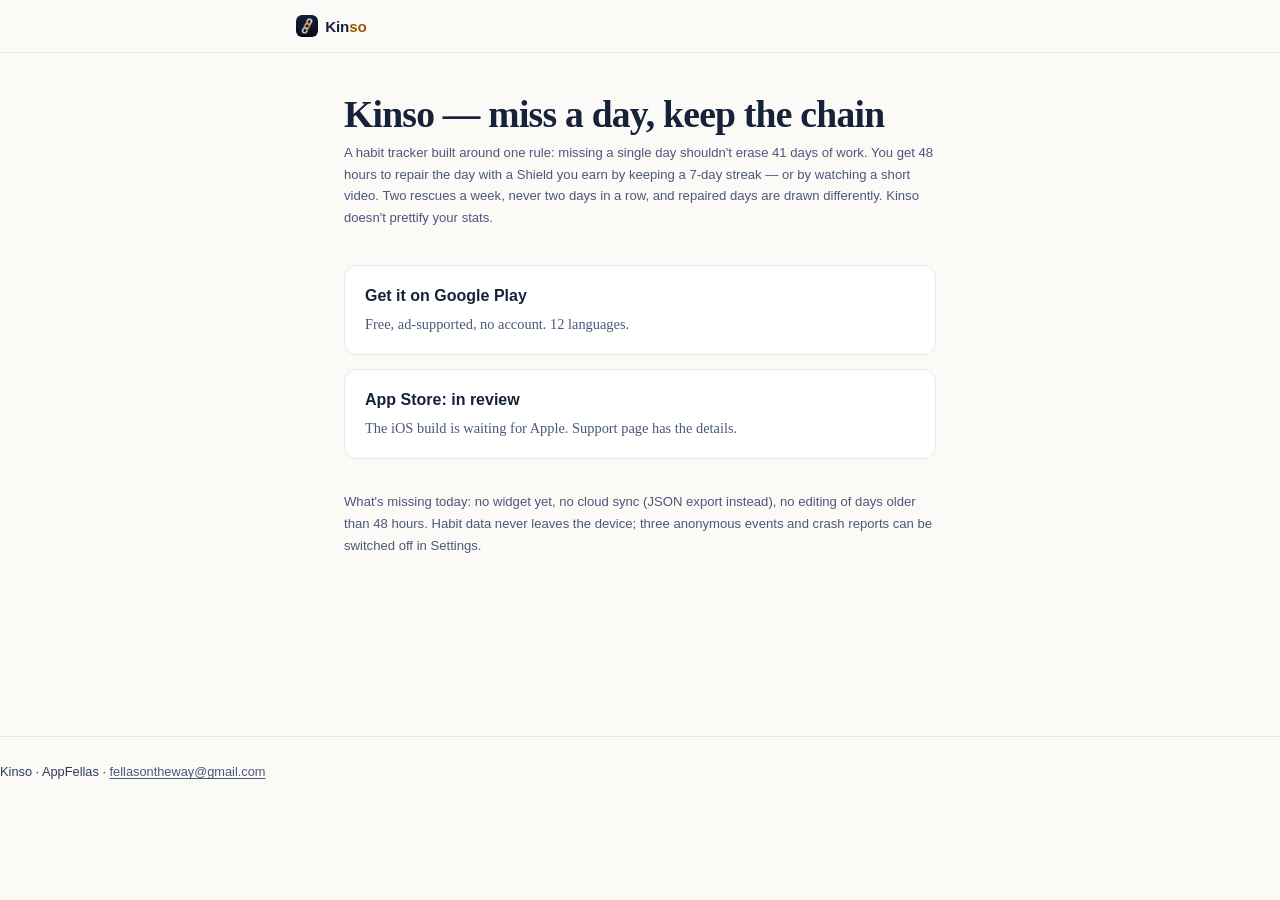
<file: al/hn/index.html>
<!doctype html>
<html lang="en">
<head>
<meta charset="utf-8">
<meta name="viewport" content="width=device-width, initial-scale=1">
<title>Kinso — the habit tracker that doesn't reset your streak</title>
<meta name="description" content="Miss one day, repair it within 48 hours. Free, no account, your data stays on your phone. Android now, iOS in review.">
<link rel="icon" href="../../icon.png">
<link rel="stylesheet" href="../../style.css">
</head>
<body>
<header>
  <div class="bar">
    <a class="brand" href="../../index.html"><img src="../../icon.png" alt="">Kin<span>so</span></a>
  </div>
</header>
<main>
  <h1>Kinso — miss a day, keep the chain</h1>
  <p class="updated">A habit tracker built around one rule: missing a single day shouldn't erase 41 days of work. You get 48 hours to repair the day with a Shield you earn by keeping a 7-day streak — or by watching a short video. Two rescues a week, never two days in a row, and repaired days are drawn differently. Kinso doesn't prettify your stats.</p>
  <ul class="cards">
    <li><a href="https://play.google.com/store/apps/details?id=com.appfellas.kinso&amp;referrer=utm_source%3Dhn%26utm_medium%3Dorganic">
      <h3>Get it on Google Play</h3>
      <p>Free, ad-supported, no account. 12 languages.</p>
    </a></li>
    <li><a href="../../support.html">
      <h3>App Store: in review</h3>
      <p>The iOS build is waiting for Apple. Support page has the details.</p>
    </a></li>
  </ul>
  <p class="updated" style="margin-top:2rem">What's missing today: no widget yet, no cloud sync (JSON export instead), no editing of days older than 48 hours. Habit data never leaves the device; three anonymous events and crash reports can be switched off in Settings.</p>
</main>
<footer><p>Kinso · AppFellas · <a href="mailto:fellasontheway@gmail.com">fellasontheway@gmail.com</a></p></footer>
</body>
</html>
</file>
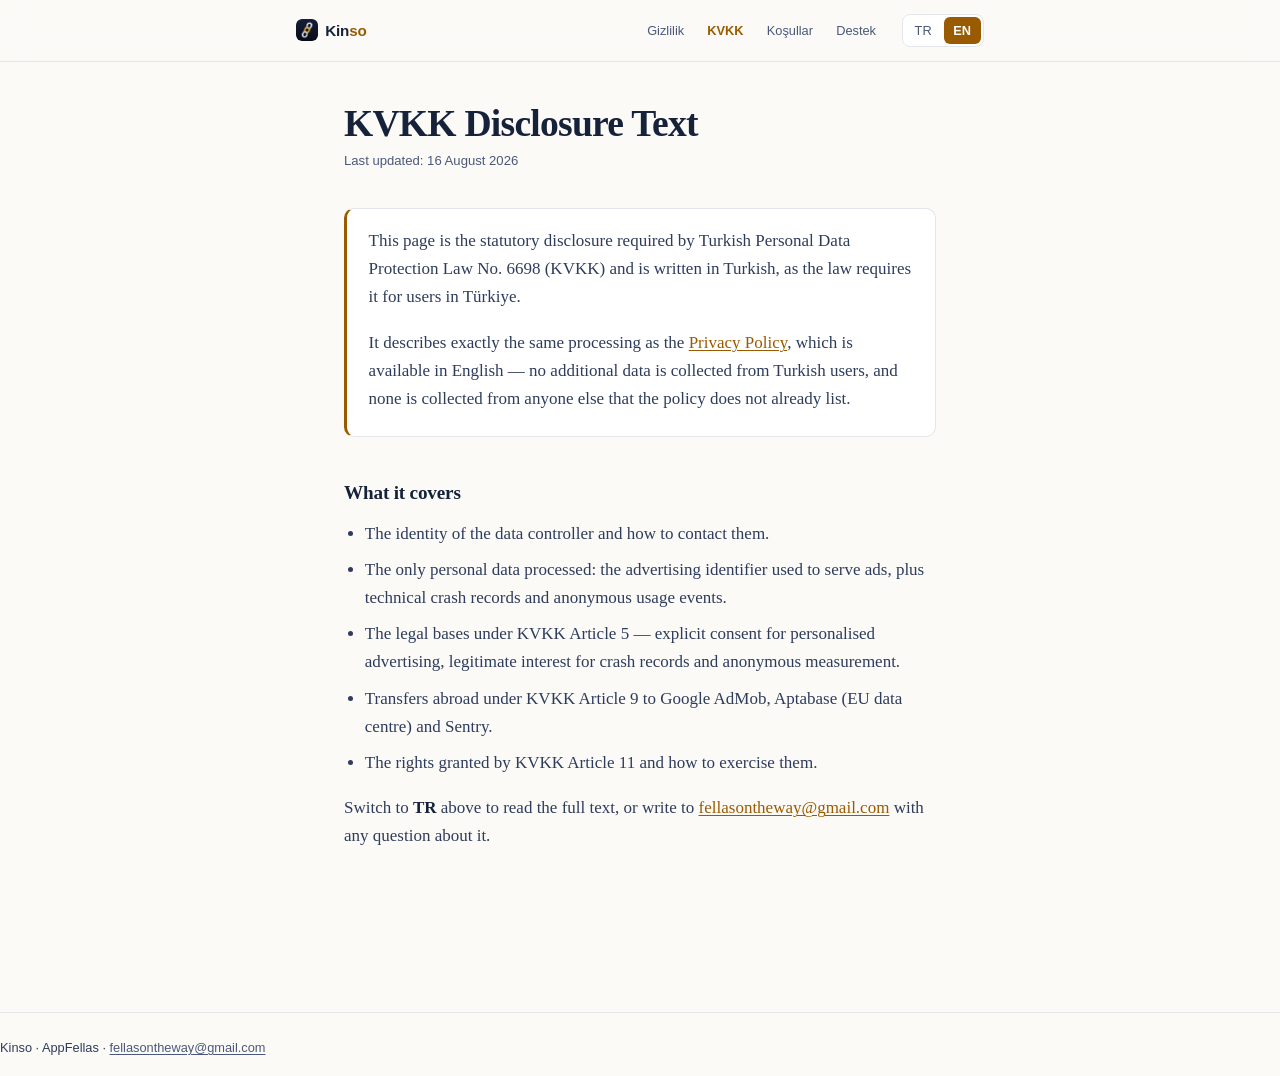
<file: kvkk.html>
<!doctype html>
<html lang="tr">
<head>
<meta charset="utf-8">
<meta name="viewport" content="width=device-width, initial-scale=1">
<title>Kinso — KVKK Aydınlatma Metni</title>
<meta name="description" content="Kinso için 6698 sayılı Kişisel Verilerin Korunması Kanunu kapsamında aydınlatma metni: veri sorumlusu, işlenen veriler, hukuki sebepler, aktarım ve KVKK m.11 hakları.">
<link rel="icon" href="icon.png">
<link rel="stylesheet" href="style.css">
</head>
<body data-title-tr="Kinso — KVKK Aydınlatma Metni" data-title-en="Kinso — KVKK Disclosure Text">

<header>
  <div class="bar">
    <a class="brand" href="index.html"><img src="icon.png" alt="">Kin<span>so</span></a>
    <nav class="chrome">
      <a href="privacy.html">Gizlilik</a>
      <a href="kvkk.html" aria-current="page">KVKK</a>
      <a href="terms.html">Koşullar</a>
      <a href="support.html">Destek</a>
    </nav>
    <div class="lang">
      <button type="button" data-set-lang="tr" aria-pressed="true">TR</button>
      <button type="button" data-set-lang="en" aria-pressed="false">EN</button>
    </div>
  </div>
</header>

<main>

<div data-lang="tr" class="active">
  <h1>KVKK Aydınlatma Metni</h1>
  <p class="updated">Son güncelleme: 16 Ağustos 2026 · 6698 sayılı Kişisel Verilerin Korunması Kanunu m.10</p>

  <div class="ozet">
    <p>Bu metin, <strong>Kinso</strong> mobil uygulamasında kişisel verilerin
    işlenmesine ilişkin yasal aydınlatmadır. Günlük dildeki tam açıklama için
    <a href="privacy.html">Gizlilik Politikası</a> sayfasına bakabilirsin.</p>
    <p><strong>Kapsamın özeti:</strong> Alışkanlık verilerin cihazından hiç
    çıkmadığı için veri sorumlusunun erişimine girmez. KVKK kapsamına giren tek
    veri, reklam gösterimi için işlenen <strong>reklam kimliğidir</strong>.</p>
  </div>

  <h2>1. Veri sorumlusu</h2>
  <p>KVKK uyarınca kişisel verileriniz, veri sorumlusu sıfatıyla
  <strong>AppFellas</strong> (İbrahim Bilgiç) tarafından işlenmektedir.</p>
  <p>Başvuru ve iletişim:
  <a href="mailto:fellasontheway@gmail.com">fellasontheway@gmail.com</a>.
  Yazılı başvuru yapmak isterseniz, posta adresi bu e-posta üzerinden
  talebinize özel olarak bildirilir.</p>

  <h2>2. İşlenen kişisel veriler</h2>
  <p>Kinso hesap açmaz, giriş istemez ve bir sunucusu yoktur. Bu nedenle ad,
  soyad, e-posta, telefon, adres, konum, kamera/galeri içeriği gibi hiçbir
  veri toplanmaz. İşlenen veriler şunlarla sınırlıdır:</p>
  <ul>
    <li><strong>Reklam kimliği</strong> (iOS'ta IDFA, Android'de Reklam
    Kimliği) ve reklam ağının gösterim için işlediği genel cihaz bilgileri.</li>
    <li><strong>Teknik çökme kayıtları:</strong> hata yığını, uygulama sürümü,
    işletim sistemi sürümü, cihaz modeli.</li>
    <li><strong>Kimliksiz kullanım olayları:</strong> üç adet olay ile uygulama
    sürümü, işletim sistemi, cihaz modeli, dil ve ülke bilgisi. Bu kayıtlarda
    kimlik veya cihaz tanımlayıcısı bulunmaz; IP adresi saklanmaz. Kimliksiz
    olduğu ölçüde KVKK anlamında kişisel veri niteliği taşımaz, yine de
    şeffaflık için burada belirtilmiştir.</li>
  </ul>
  <p><strong>Alışkanlık verileriniz</strong> (alışkanlık adları, notlar, niyet
  kartları, işaretleme tarihleri, seriler) yalnızca cihazınızda saklanır;
  veri sorumlusuna aktarılmaz ve veri sorumlusu tarafından görülemez.</p>

  <h2>3. İşleme amaçları</h2>
  <ul>
    <li>Ücretsiz uygulamanın reklamla finanse edilmesi ve reklam gösteriminin
    sağlanması.</li>
    <li>Uygulamanın çalışır durumda tutulması, hata ve çökmelerin giderilmesi.</li>
    <li>Ürünün geliştirilmesi amacıyla kimliksiz, istatistiksel analiz.</li>
  </ul>

  <h2>4. Hukuki sebepler (KVKK m.5)</h2>
  <ul>
    <li><strong>Açık rıza (m.5/1):</strong> Kişiselleştirilmiş reklam
    gösterimi için reklam kimliğinin işlenmesi. Rıza, uygulamadaki rıza ekranı
    (ve iOS'ta sistem izleme izni) ile alınır;
    <code>Ayarlar → Reklam tercihleri</code> üzerinden istediğiniz zaman geri
    alınabilir.</li>
    <li><strong>Meşru menfaat (m.5/2-f):</strong> Uygulamanın güvenli ve
    çalışır kalması için teknik çökme kayıtlarının işlenmesi ve kimliksiz
    kullanım ölçümü. Bu işleme <code>Ayarlar → Kullanım ölçümü</code>
    düğmesiyle tümüyle kapatılabilir.</li>
    <li><strong>Hukuki yükümlülük (m.5/2-ç):</strong> Mevzuattan doğan
    yükümlülüklerin yerine getirilmesi.</li>
  </ul>

  <h2>5. Toplama yöntemi</h2>
  <p>Veriler, uygulamanın kullanımı sırasında elektronik ortamda, otomatik
  yollarla ve uygulamaya gömülü yazılım geliştirme kitleri (SDK) aracılığıyla
  toplanır. Uygulama içinde doldurulan bir form ya da bize gönderilen bir
  kullanıcı girdisi yoktur.</p>

  <h2>6. Aktarım ve yurt dışına aktarım</h2>
  <p>Veriler, yalnızca aşağıdaki hizmet sağlayıcıların altyapılarında ve
  yukarıdaki amaçlarla sınırlı olarak işlenir:</p>
  <ul>
    <li><strong>Google AdMob</strong> (Google Ireland Limited / Google LLC) —
    reklam gösterimi.
    <a href="https://policies.google.com/technologies/partner-sites" rel="noopener">Politika</a></li>
    <li><strong>Aptabase</strong> — kimliksiz kullanım ölçümü; veriler
    <strong>Avrupa Birliği</strong> veri merkezinde işlenir.</li>
    <li><strong>Sentry</strong> (Functional Software, Inc.) — teknik çökme
    kayıtları.</li>
  </ul>
  <p>Bu hizmet sağlayıcıların sunucuları yurt dışında bulunduğundan, söz
  konusu veriler KVKK m.9 çerçevesinde yurt dışına aktarılmaktadır. Reklam
  kimliği bakımından aktarım <strong>açık rızanıza</strong> dayanır; rıza
  vermediğinizde kişiselleştirilmiş reklam için aktarım yapılmaz ve uygulama
  aynı şekilde çalışır. Veriler, kanunen yetkili kamu kurum ve kuruluşlarının
  mevzuata uygun talepleri dışında üçüncü kişilerle paylaşılmaz.</p>

  <h2>7. Saklama süresi</h2>
  <p>Cihazınızdaki veriler, siz silene ya da uygulamayı kaldırana kadar
  cihazınızda kalır; veri sorumlusunda bir kopyası bulunmaz. Reklam kimliği
  veri sorumlusu tarafından saklanmaz. Çökme kayıtları ve kimliksiz kullanım
  olayları, ilgili hizmet sağlayıcının saklama politikası uyarınca sınırlı
  süreyle tutulur ve süre sonunda silinir.</p>

  <h2>8. İlgili kişinin hakları (KVKK m.11)</h2>
  <p>Veri sorumlusuna başvurarak;</p>
  <ul>
    <li>Kişisel verinizin işlenip işlenmediğini öğrenme, işlenmişse buna
    ilişkin bilgi talep etme,</li>
    <li>İşlenme amacını ve amacına uygun kullanılıp kullanılmadığını öğrenme,</li>
    <li>Yurt içinde veya yurt dışında aktarıldığı üçüncü kişileri bilme,</li>
    <li>Eksik veya yanlış işlenmişse düzeltilmesini isteme,</li>
    <li>Kanundaki şartlar çerçevesinde silinmesini veya yok edilmesini
    isteme,</li>
    <li>Düzeltme, silme ve yok etme işlemlerinin aktarıldığı üçüncü kişilere
    bildirilmesini isteme,</li>
    <li>Münhasıran otomatik sistemlerle analiz edilmesi suretiyle aleyhinize
    bir sonucun ortaya çıkmasına itiraz etme,</li>
    <li>Kanuna aykırı işleme sebebiyle zarara uğramanız hâlinde zararın
    giderilmesini talep etme</li>
  </ul>
  <p>haklarına sahipsiniz.</p>

  <h2>9. Başvuru yolu</h2>
  <p>Taleplerinizi
  <a href="mailto:fellasontheway@gmail.com">fellasontheway@gmail.com</a>
  adresine iletebilirsiniz. Veri Sorumlusuna Başvuru Usul ve Esasları Hakkında
  Tebliğ uyarınca kimliğinizi doğrulayıcı bilgi talep edilebilir. Başvurular
  en geç <strong>30 gün</strong> içinde ücretsiz olarak sonuçlandırılır;
  işlemin ayrıca bir maliyet gerektirmesi hâlinde Kurul'un belirlediği tarife
  uygulanabilir. Başvurunuzun reddedilmesi veya süresinde yanıt verilmemesi
  hâlinde Kişisel Verileri Koruma Kurulu'na şikâyette bulunabilirsiniz
  (KVKK m.14).</p>

  <h2>10. Değişiklikler</h2>
  <p>Bu aydınlatma metni değişirse bu sayfa güncellenir ve üstteki tarih
  değişir.</p>
</div>

<div data-lang="en">
  <h1>KVKK Disclosure Text</h1>
  <p class="updated">Last updated: 16 August 2026</p>

  <div class="ozet">
    <p>This page is the statutory disclosure required by Turkish Personal Data
    Protection Law No. 6698 (KVKK) and is written in Turkish, as the law
    requires it for users in Türkiye.</p>
    <p>It describes exactly the same processing as the
    <a href="privacy.html">Privacy Policy</a>, which is available in English —
    no additional data is collected from Turkish users, and none is collected
    from anyone else that the policy does not already list.</p>
  </div>

  <h2>What it covers</h2>
  <ul>
    <li>The identity of the data controller and how to contact them.</li>
    <li>The only personal data processed: the advertising identifier used to
    serve ads, plus technical crash records and anonymous usage events.</li>
    <li>The legal bases under KVKK Article 5 — explicit consent for
    personalised advertising, legitimate interest for crash records and
    anonymous measurement.</li>
    <li>Transfers abroad under KVKK Article 9 to Google AdMob, Aptabase (EU
    data centre) and Sentry.</li>
    <li>The rights granted by KVKK Article 11 and how to exercise them.</li>
  </ul>

  <p>Switch to <strong>TR</strong> above to read the full text, or write to
  <a href="mailto:fellasontheway@gmail.com">fellasontheway@gmail.com</a> with
  any question about it.</p>
</div>

</main>

<footer>
  <p>Kinso · AppFellas · <a href="mailto:fellasontheway@gmail.com">fellasontheway@gmail.com</a></p>
</footer>

<script src="lang.js"></script>
</body>
</html>
</file>
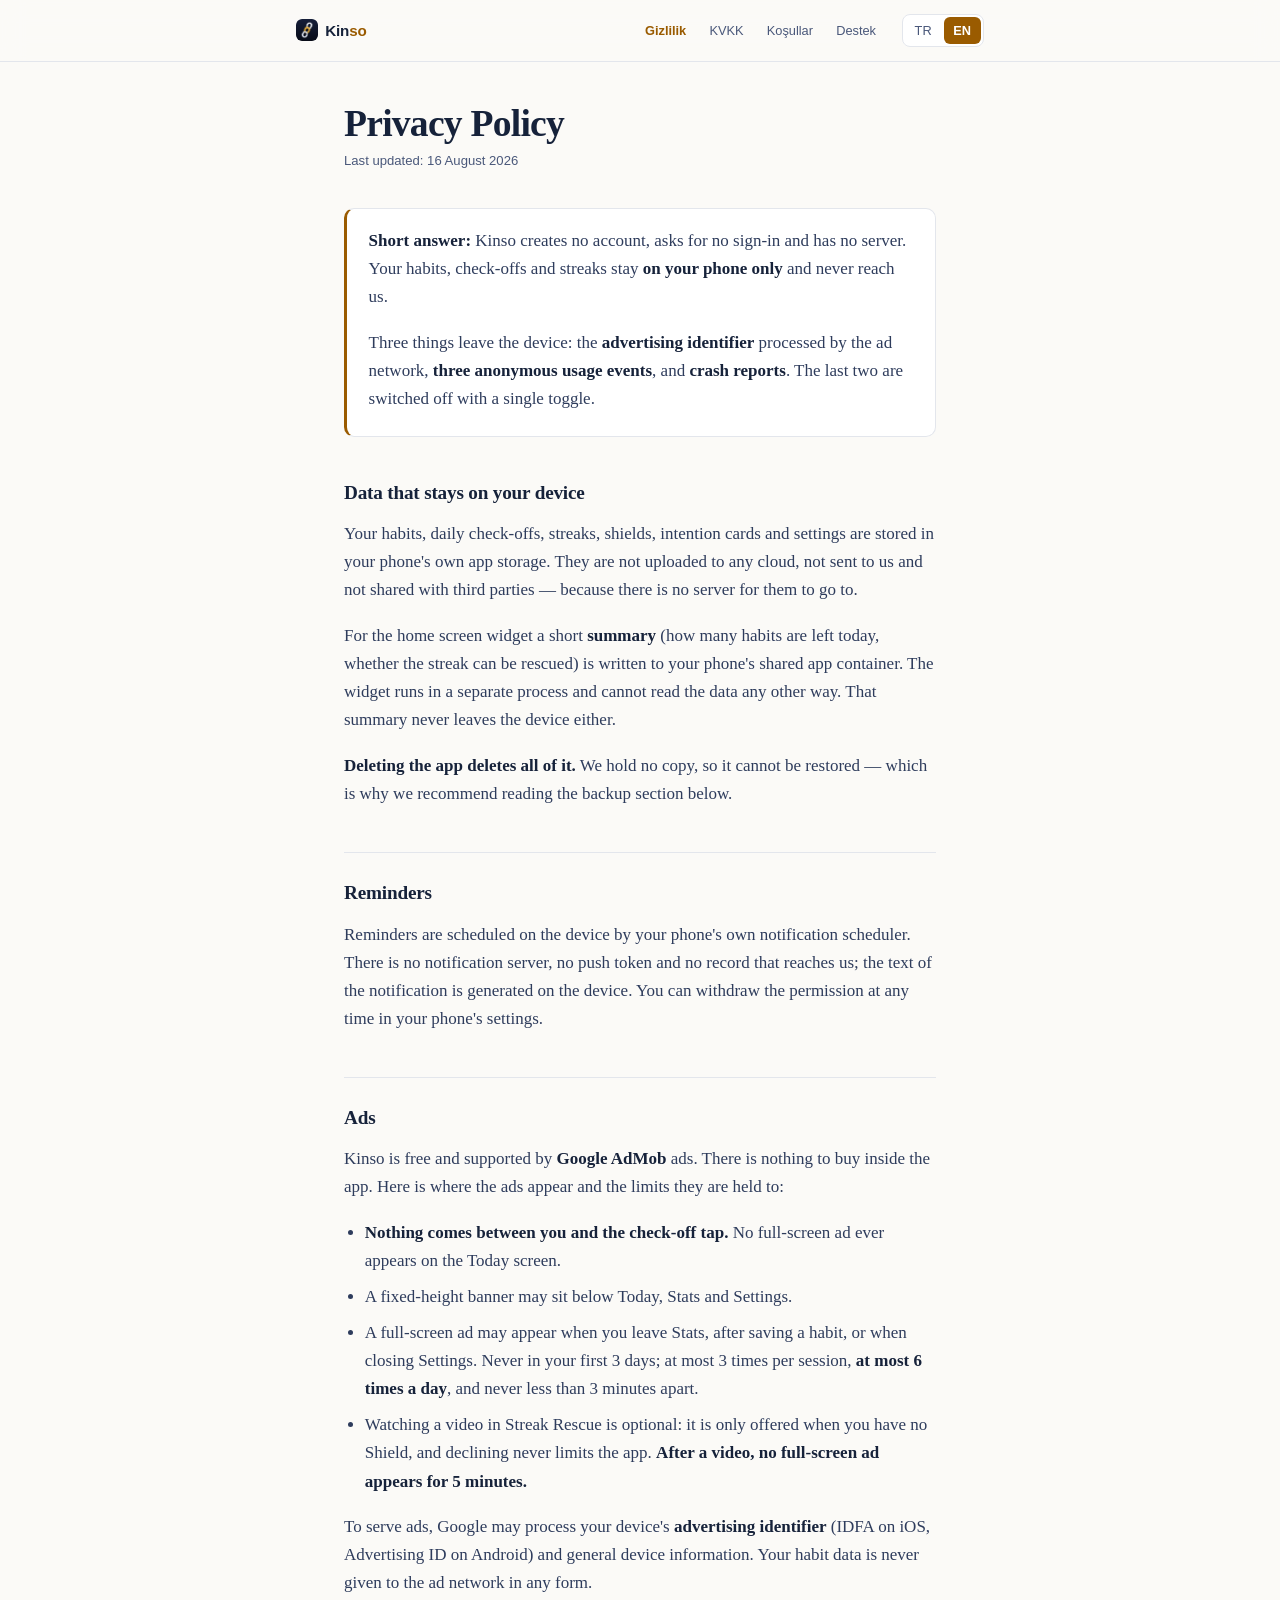
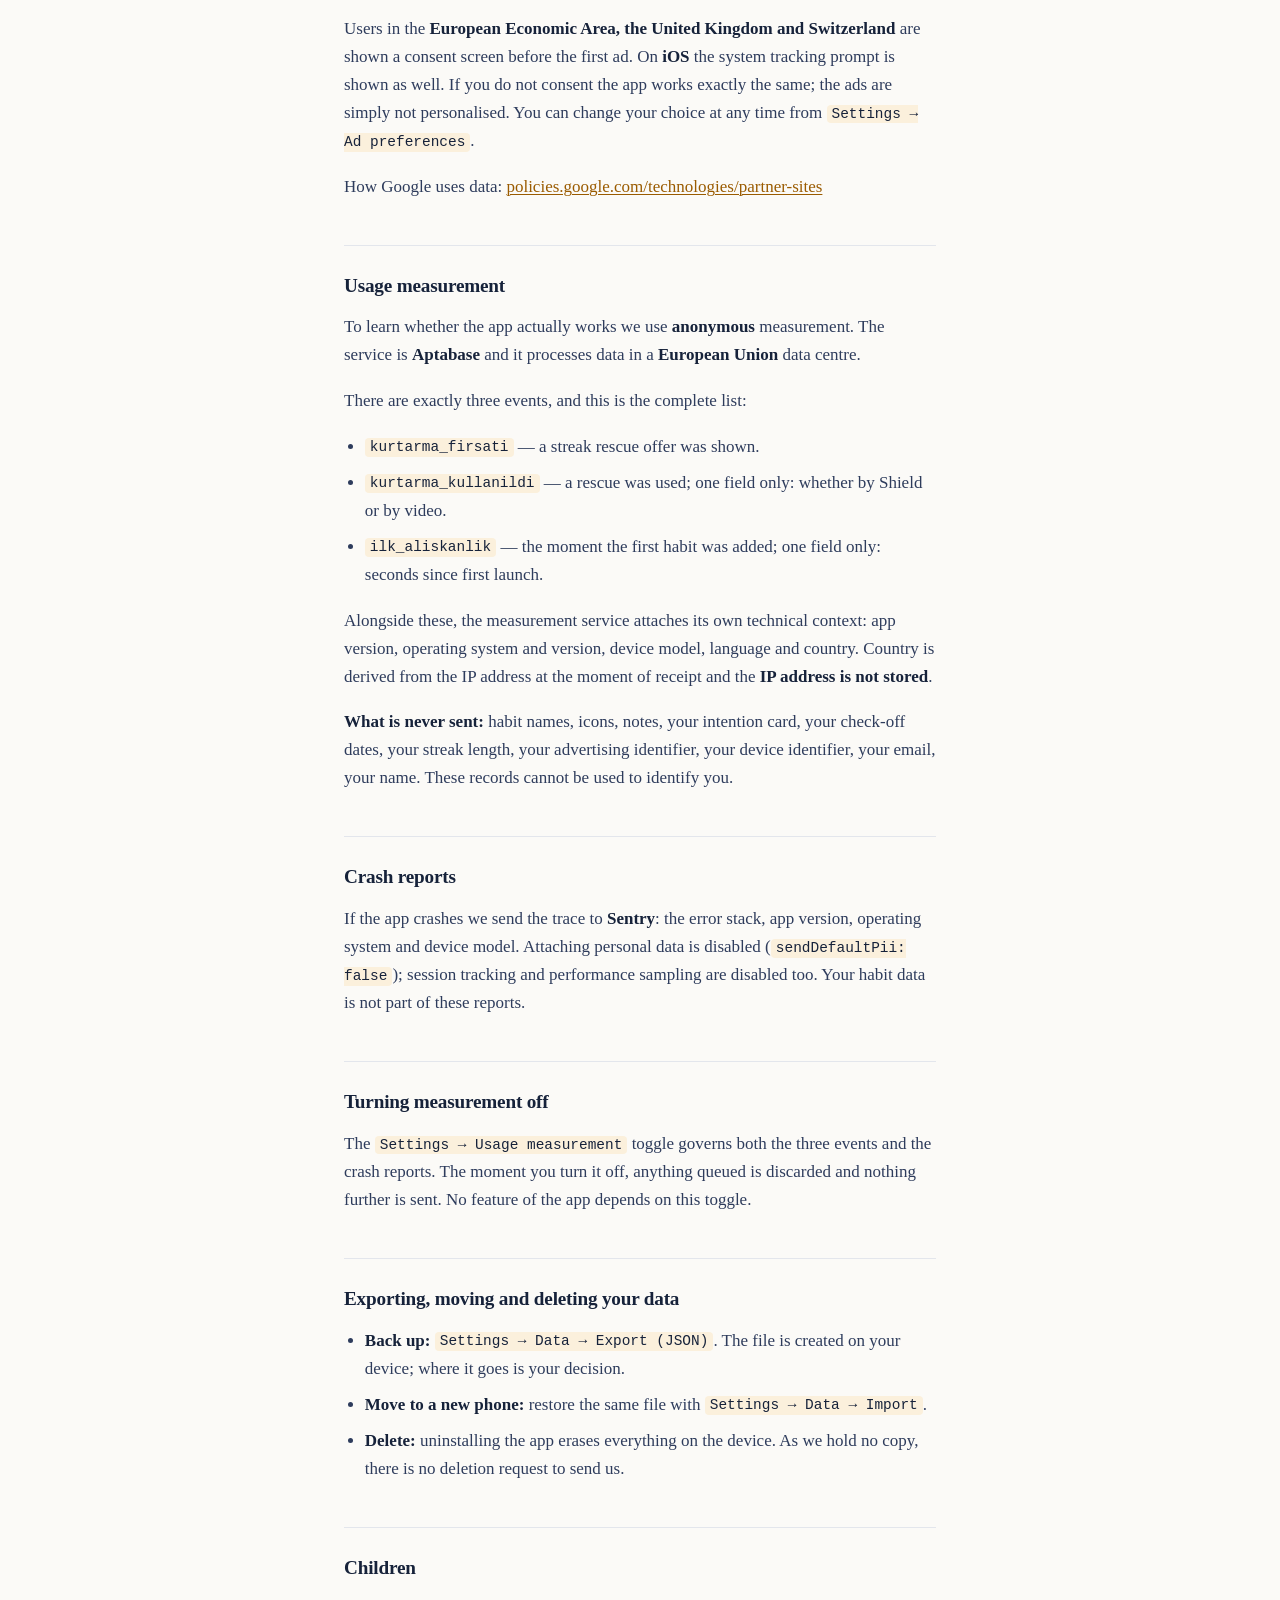
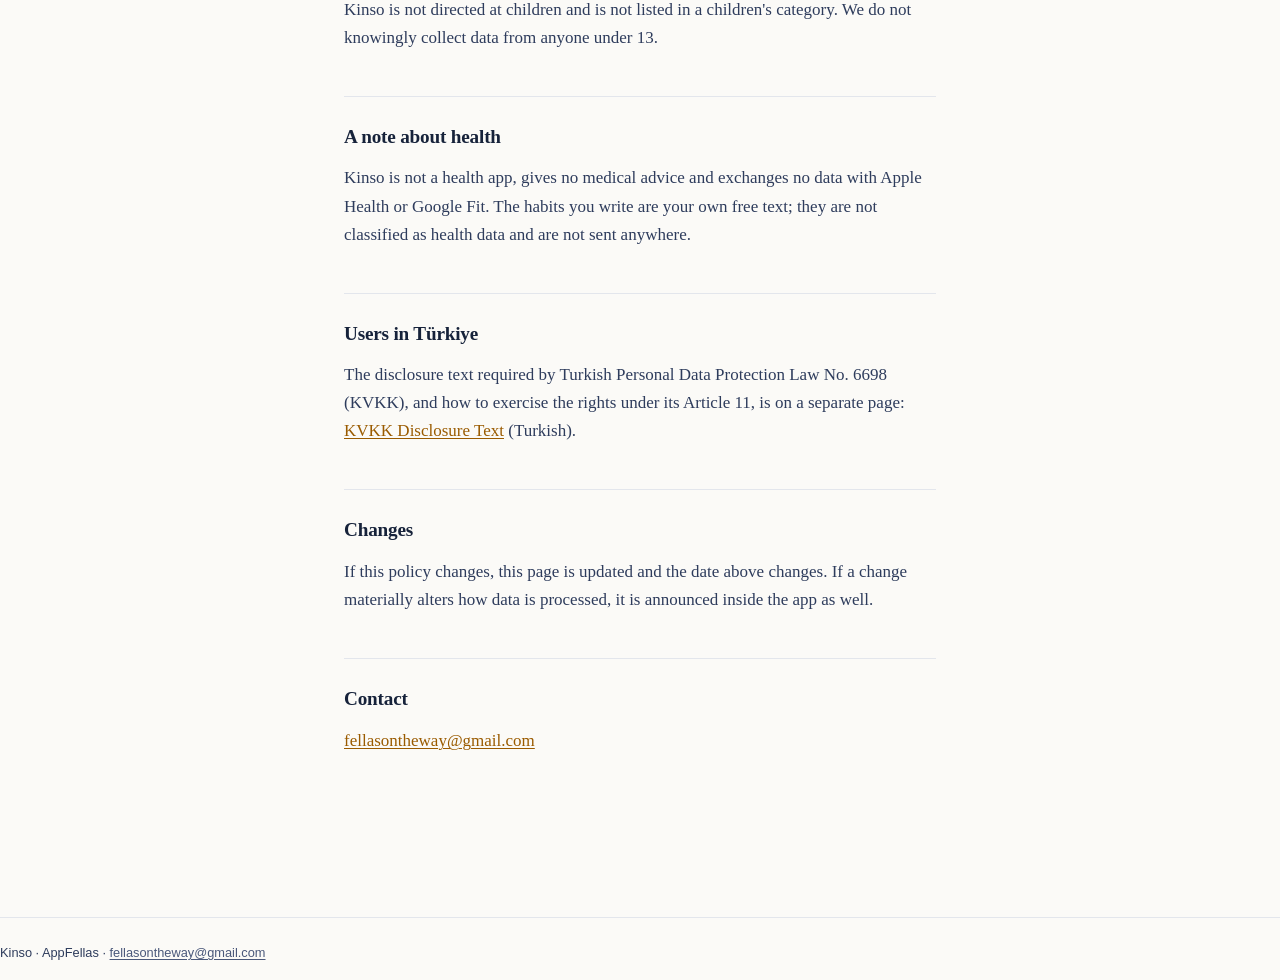
<file: privacy.html>
<!doctype html>
<html lang="tr">
<head>
<meta charset="utf-8">
<meta name="viewport" content="width=device-width, initial-scale=1">
<title>Kinso — Gizlilik Politikası</title>
<meta name="description" content="Kinso gizlilik politikası: hangi veriler cihazda kalır, cihazdan ne çıkar, kimlerle paylaşılır ve nasıl silinir.">
<link rel="icon" href="icon.png">
<link rel="stylesheet" href="style.css">
</head>
<body data-title-tr="Kinso — Gizlilik Politikası" data-title-en="Kinso — Privacy Policy">

<header>
  <div class="bar">
    <a class="brand" href="index.html"><img src="icon.png" alt="">Kin<span>so</span></a>
    <nav class="chrome">
      <a href="privacy.html" aria-current="page">Gizlilik</a>
      <a href="kvkk.html">KVKK</a>
      <a href="terms.html">Koşullar</a>
      <a href="support.html">Destek</a>
    </nav>
    <div class="lang">
      <button type="button" data-set-lang="tr" aria-pressed="true">TR</button>
      <button type="button" data-set-lang="en" aria-pressed="false">EN</button>
    </div>
  </div>
</header>

<main>

<div data-lang="tr" class="active">
  <h1>Gizlilik Politikası</h1>
  <p class="updated">Son güncelleme: 16 Ağustos 2026</p>

  <div class="ozet">
    <p><strong>Kısa cevap:</strong> Kinso hesap açmaz, giriş istemez ve bir
    sunucusu yoktur. Alışkanlıkların, işaretlemelerin ve serilerin
    <strong>yalnız telefonunda</strong> durur; bize hiç gelmez.</p>
    <p>Cihazdan çıkan üç şey vardır: reklam ağının işlediği <strong>reklam
    kimliği</strong>, <strong>kimliksiz üç kullanım olayı</strong> ve
    <strong>çökme raporları</strong>. Son ikisi tek bir düğmeyle kapanır.</p>
  </div>

  <h2>Cihazda kalan veriler</h2>
  <p>Alışkanlıkların, günlük işaretlemelerin, serilerin, kalkanların, niyet
  kartların ve ayarların telefonunun kendi uygulama deposunda saklanır. Bu
  veriler buluta yüklenmez, bize gönderilmez, üçüncü kişilerle paylaşılmaz —
  çünkü gidebilecekleri bir sunucu yoktur.</p>
  <p>Ana ekran widget'ı için kısa bir <strong>özet</strong> (bugün kaç
  alışkanlık kaldı, zincir kurtarılabilir mi) telefonun paylaşılan uygulama
  alanına yazılır. Widget ayrı bir süreçte çalıştığı için başka türlü
  okuyamaz. Bu özet de cihazdan çıkmaz.</p>
  <p><strong>Uygulamayı silersen bu verilerin tamamı silinir.</strong> Bizde
  bir kopyası olmadığı için geri getirilemez — bu yüzden aşağıdaki yedekleme
  bölümünü okumanı öneririz.</p>

  <h2>Hatırlatıcılar</h2>
  <p>Hatırlatıcılar telefonunun kendi bildirim zamanlayıcısıyla, cihazda
  kurulur. Bildirim sunucusu, push jetonu ya da bize ulaşan bir kayıt yoktur;
  bildirimin metni de cihazda üretilir. İzni istediğin zaman telefon
  ayarlarından geri alabilirsin.</p>

  <h2>Reklamlar</h2>
  <p>Kinso ücretsizdir ve <strong>Google AdMob</strong> reklamlarıyla ayakta
  durur. Uygulama içinde satın alınabilecek hiçbir şey yoktur. Reklamların
  nerede çıktığı ve hangi sınırlara bağlı olduğu şudur:</p>
  <ul>
    <li><strong>İşaretleme dokunuşunun arasına hiçbir şey girmez.</strong> Bugün
    ekranında tam ekran reklam yoktur.</li>
    <li>Bugün, İstatistik ve Ayarlar'ın altında sabit yükseklikte bir şerit
    olabilir.</li>
    <li>İstatistik'ten çıkarken, alışkanlık kaydettikten sonra ya da ayarları
    kapatırken tam ekran bir reklam çıkabilir. İlk 3 gün hiç çıkmaz; bir
    oturumda en fazla 3, <strong>bir günde en fazla 6 kez</strong> ve
    aralarında en az 3 dakika olmak üzere.</li>
    <li>Zincir Kurtarma'da video izlemek isteğe bağlıdır: yalnız kalkanın
    yokken sunulur ve "Vazgeç" dersen ürün kısıtlanmaz. <strong>Video
    izledikten sonra 5 dakika boyunca tam ekran reklam çıkmaz.</strong></li>
  </ul>
  <p>Reklamları göstermek için Google, cihazının <strong>reklam
  kimliğini</strong> (iOS'ta IDFA, Android'de Reklam Kimliği) ve genel cihaz
  bilgilerini işleyebilir. Alışkanlık verin reklam ağına hiçbir biçimde
  verilmez.</p>
  <p><strong>Avrupa Ekonomik Alanı, Birleşik Krallık ve İsviçre</strong>'deki
  kullanıcılara, ilk reklamdan önce bir rıza ekranı gösterilir.
  <strong>iOS</strong>'ta ayrıca sistemin izleme izni sorulur. Rıza vermezsen
  uygulama aynı şekilde çalışır; reklamlar yalnız kişiselleştirilmez.
  Seçimini istediğin zaman <code>Ayarlar → Reklam tercihleri</code>'nden
  değiştirebilirsin.</p>
  <p>Google'ın verileri nasıl kullandığı:
  <a href="https://policies.google.com/technologies/partner-sites" rel="noopener">
  policies.google.com/technologies/partner-sites</a></p>

  <h2>Kullanım ölçümü</h2>
  <p>Uygulamanın işe yarayıp yaramadığını anlamak için <strong>kimliksiz</strong>
  ölçüm kullanıyoruz. Servis <strong>Aptabase</strong>'dir ve verileri
  <strong>Avrupa Birliği</strong> veri merkezinde işler.</p>
  <p>Gönderilen olayların tamamı üç tanedir, listesi budur:</p>
  <ul>
    <li><code>kurtarma_firsati</code> — zincir kurtarma teklifi gösterildi.</li>
    <li><code>kurtarma_kullanildi</code> — kurtarma kullanıldı; tek alan:
    kalkanla mı, videoyla mı.</li>
    <li><code>ilk_aliskanlik</code> — ilk alışkanlığın eklendiği an; tek alan:
    ilk açılıştan beri geçen saniye.</li>
  </ul>
  <p>Bunlarla birlikte ölçüm servisinin kendi teknik bağlamı gider: uygulama
  sürümü, işletim sistemi ve sürümü, cihaz modeli, dil ve ülke. Ülke, IP
  adresinden anlık olarak türetilir ve <strong>IP adresi saklanmaz</strong>.</p>
  <p><strong>Gönderilmeyenler:</strong> alışkanlık adı, simgesi, notu, niyet
  kartın, işaretleme tarihlerin, seri uzunluğun, reklam kimliğin, cihaz
  kimliğin, e-postan, adın. Bu kayıtlar seni tanımlamak için kullanılamaz.</p>

  <h2>Çökme raporları</h2>
  <p>Uygulama çökerse hatanın izini <strong>Sentry</strong>'ye gönderiyoruz:
  hata yığını, uygulama sürümü, işletim sistemi ve cihaz modeli. Kişisel veri
  eklenmesi kapalıdır (<code>sendDefaultPii: false</code>); oturum takibi ve
  performans örneklemesi de kapalıdır. Alışkanlık verin bu raporlarda
  bulunmaz.</p>

  <h2>Ölçümü kapatmak</h2>
  <p><code>Ayarlar → Kullanım ölçümü</code> düğmesi hem üç olayı hem çökme
  raporlarını birlikte yönetir. Kapattığın anda kuyruktakiler boşaltılır ve
  yenisi gönderilmez. Uygulamanın hiçbir özelliği bu düğmeye bağlı değildir.</p>

  <h2>Verini dışa aktarma, taşıma ve silme</h2>
  <ul>
    <li><strong>Yedek al:</strong> <code>Ayarlar → Veri → Dışa aktar (JSON)</code>.
    Dosya senin cihazında oluşur; nereye göndereceğine sen karar verirsin.</li>
    <li><strong>Yeni telefona taşı:</strong> aynı dosyayı
    <code>Ayarlar → Veri → İçe aktar</code> ile geri yükle.</li>
    <li><strong>Sil:</strong> uygulamayı kaldırmak cihazdaki her şeyi siler.
    Bizde saklanan bir kopyası olmadığı için ayrıca bir silme talebi
    göndermene gerek yoktur.</li>
  </ul>

  <h2>Çocuklar</h2>
  <p>Kinso çocuklara yönelik değildir ve mağazalarda çocuk kategorisinde
  listelenmez. Bilerek 13 yaş altından veri toplamayız.</p>

  <h2>Sağlıkla ilgili not</h2>
  <p>Kinso bir sağlık uygulaması değildir, tıbbi tavsiye vermez ve Apple Health
  ya da Google Fit ile veri alışverişi yapmaz. Yazdığın alışkanlıklar senin
  serbest metnindir; sağlık verisi olarak sınıflandırılmaz ve hiçbir yere
  gönderilmez.</p>

  <h2>Türkiye'de yaşayan kullanıcılar</h2>
  <p>6698 sayılı Kişisel Verilerin Korunması Kanunu kapsamındaki aydınlatma
  metni ve KVKK m.11 haklarının nasıl kullanılacağı ayrı bir sayfadadır:
  <a href="kvkk.html">KVKK Aydınlatma Metni</a>.</p>

  <h2>Değişiklikler</h2>
  <p>Bu politika değişirse bu sayfa güncellenir ve üstteki tarih değişir. Veri
  işleme biçimini esaslı biçimde değiştiren bir değişiklik olursa uygulama
  içinde de duyurulur.</p>

  <h2>İletişim</h2>
  <p><a href="mailto:fellasontheway@gmail.com">fellasontheway@gmail.com</a></p>
</div>

<div data-lang="en">
  <h1>Privacy Policy</h1>
  <p class="updated">Last updated: 16 August 2026</p>

  <div class="ozet">
    <p><strong>Short answer:</strong> Kinso creates no account, asks for no
    sign-in and has no server. Your habits, check-offs and streaks stay
    <strong>on your phone only</strong> and never reach us.</p>
    <p>Three things leave the device: the <strong>advertising identifier</strong>
    processed by the ad network, <strong>three anonymous usage events</strong>,
    and <strong>crash reports</strong>. The last two are switched off with a
    single toggle.</p>
  </div>

  <h2>Data that stays on your device</h2>
  <p>Your habits, daily check-offs, streaks, shields, intention cards and
  settings are stored in your phone's own app storage. They are not uploaded to
  any cloud, not sent to us and not shared with third parties — because there is
  no server for them to go to.</p>
  <p>For the home screen widget a short <strong>summary</strong> (how many habits
  are left today, whether the streak can be rescued) is written to your phone's
  shared app container. The widget runs in a separate process and cannot read
  the data any other way. That summary never leaves the device either.</p>
  <p><strong>Deleting the app deletes all of it.</strong> We hold no copy, so it
  cannot be restored — which is why we recommend reading the backup section
  below.</p>

  <h2>Reminders</h2>
  <p>Reminders are scheduled on the device by your phone's own notification
  scheduler. There is no notification server, no push token and no record that
  reaches us; the text of the notification is generated on the device. You can
  withdraw the permission at any time in your phone's settings.</p>

  <h2>Ads</h2>
  <p>Kinso is free and supported by <strong>Google AdMob</strong> ads. There is
  nothing to buy inside the app. Here is where the ads appear and the limits
  they are held to:</p>
  <ul>
    <li><strong>Nothing comes between you and the check-off tap.</strong> No
    full-screen ad ever appears on the Today screen.</li>
    <li>A fixed-height banner may sit below Today, Stats and Settings.</li>
    <li>A full-screen ad may appear when you leave Stats, after saving a habit,
    or when closing Settings. Never in your first 3 days; at most 3 times per
    session, <strong>at most 6 times a day</strong>, and never less than
    3 minutes apart.</li>
    <li>Watching a video in Streak Rescue is optional: it is only offered when
    you have no Shield, and declining never limits the app. <strong>After a
    video, no full-screen ad appears for 5 minutes.</strong></li>
  </ul>
  <p>To serve ads, Google may process your device's <strong>advertising
  identifier</strong> (IDFA on iOS, Advertising ID on Android) and general
  device information. Your habit data is never given to the ad network in any
  form.</p>
  <p>Users in the <strong>European Economic Area, the United Kingdom and
  Switzerland</strong> are shown a consent screen before the first ad. On
  <strong>iOS</strong> the system tracking prompt is shown as well. If you do
  not consent the app works exactly the same; the ads are simply not
  personalised. You can change your choice at any time from
  <code>Settings → Ad preferences</code>.</p>
  <p>How Google uses data:
  <a href="https://policies.google.com/technologies/partner-sites" rel="noopener">
  policies.google.com/technologies/partner-sites</a></p>

  <h2>Usage measurement</h2>
  <p>To learn whether the app actually works we use <strong>anonymous</strong>
  measurement. The service is <strong>Aptabase</strong> and it processes data in
  a <strong>European Union</strong> data centre.</p>
  <p>There are exactly three events, and this is the complete list:</p>
  <ul>
    <li><code>kurtarma_firsati</code> — a streak rescue offer was shown.</li>
    <li><code>kurtarma_kullanildi</code> — a rescue was used; one field only:
    whether by Shield or by video.</li>
    <li><code>ilk_aliskanlik</code> — the moment the first habit was added; one
    field only: seconds since first launch.</li>
  </ul>
  <p>Alongside these, the measurement service attaches its own technical
  context: app version, operating system and version, device model, language
  and country. Country is derived from the IP address at the moment of receipt
  and the <strong>IP address is not stored</strong>.</p>
  <p><strong>What is never sent:</strong> habit names, icons, notes, your
  intention card, your check-off dates, your streak length, your advertising
  identifier, your device identifier, your email, your name. These records
  cannot be used to identify you.</p>

  <h2>Crash reports</h2>
  <p>If the app crashes we send the trace to <strong>Sentry</strong>: the error
  stack, app version, operating system and device model. Attaching personal data
  is disabled (<code>sendDefaultPii: false</code>); session tracking and
  performance sampling are disabled too. Your habit data is not part of these
  reports.</p>

  <h2>Turning measurement off</h2>
  <p>The <code>Settings → Usage measurement</code> toggle governs both the three
  events and the crash reports. The moment you turn it off, anything queued is
  discarded and nothing further is sent. No feature of the app depends on this
  toggle.</p>

  <h2>Exporting, moving and deleting your data</h2>
  <ul>
    <li><strong>Back up:</strong> <code>Settings → Data → Export (JSON)</code>.
    The file is created on your device; where it goes is your decision.</li>
    <li><strong>Move to a new phone:</strong> restore the same file with
    <code>Settings → Data → Import</code>.</li>
    <li><strong>Delete:</strong> uninstalling the app erases everything on the
    device. As we hold no copy, there is no deletion request to send us.</li>
  </ul>

  <h2>Children</h2>
  <p>Kinso is not directed at children and is not listed in a children's
  category. We do not knowingly collect data from anyone under 13.</p>

  <h2>A note about health</h2>
  <p>Kinso is not a health app, gives no medical advice and exchanges no data
  with Apple Health or Google Fit. The habits you write are your own free text;
  they are not classified as health data and are not sent anywhere.</p>

  <h2>Users in Türkiye</h2>
  <p>The disclosure text required by Turkish Personal Data Protection Law
  No. 6698 (KVKK), and how to exercise the rights under its Article 11, is on a
  separate page: <a href="kvkk.html">KVKK Disclosure Text</a> (Turkish).</p>

  <h2>Changes</h2>
  <p>If this policy changes, this page is updated and the date above changes. If
  a change materially alters how data is processed, it is announced inside the
  app as well.</p>

  <h2>Contact</h2>
  <p><a href="mailto:fellasontheway@gmail.com">fellasontheway@gmail.com</a></p>
</div>

</main>

<footer>
  <p>Kinso · AppFellas · <a href="mailto:fellasontheway@gmail.com">fellasontheway@gmail.com</a></p>
</footer>

<script src="lang.js"></script>
</body>
</html>
</file>
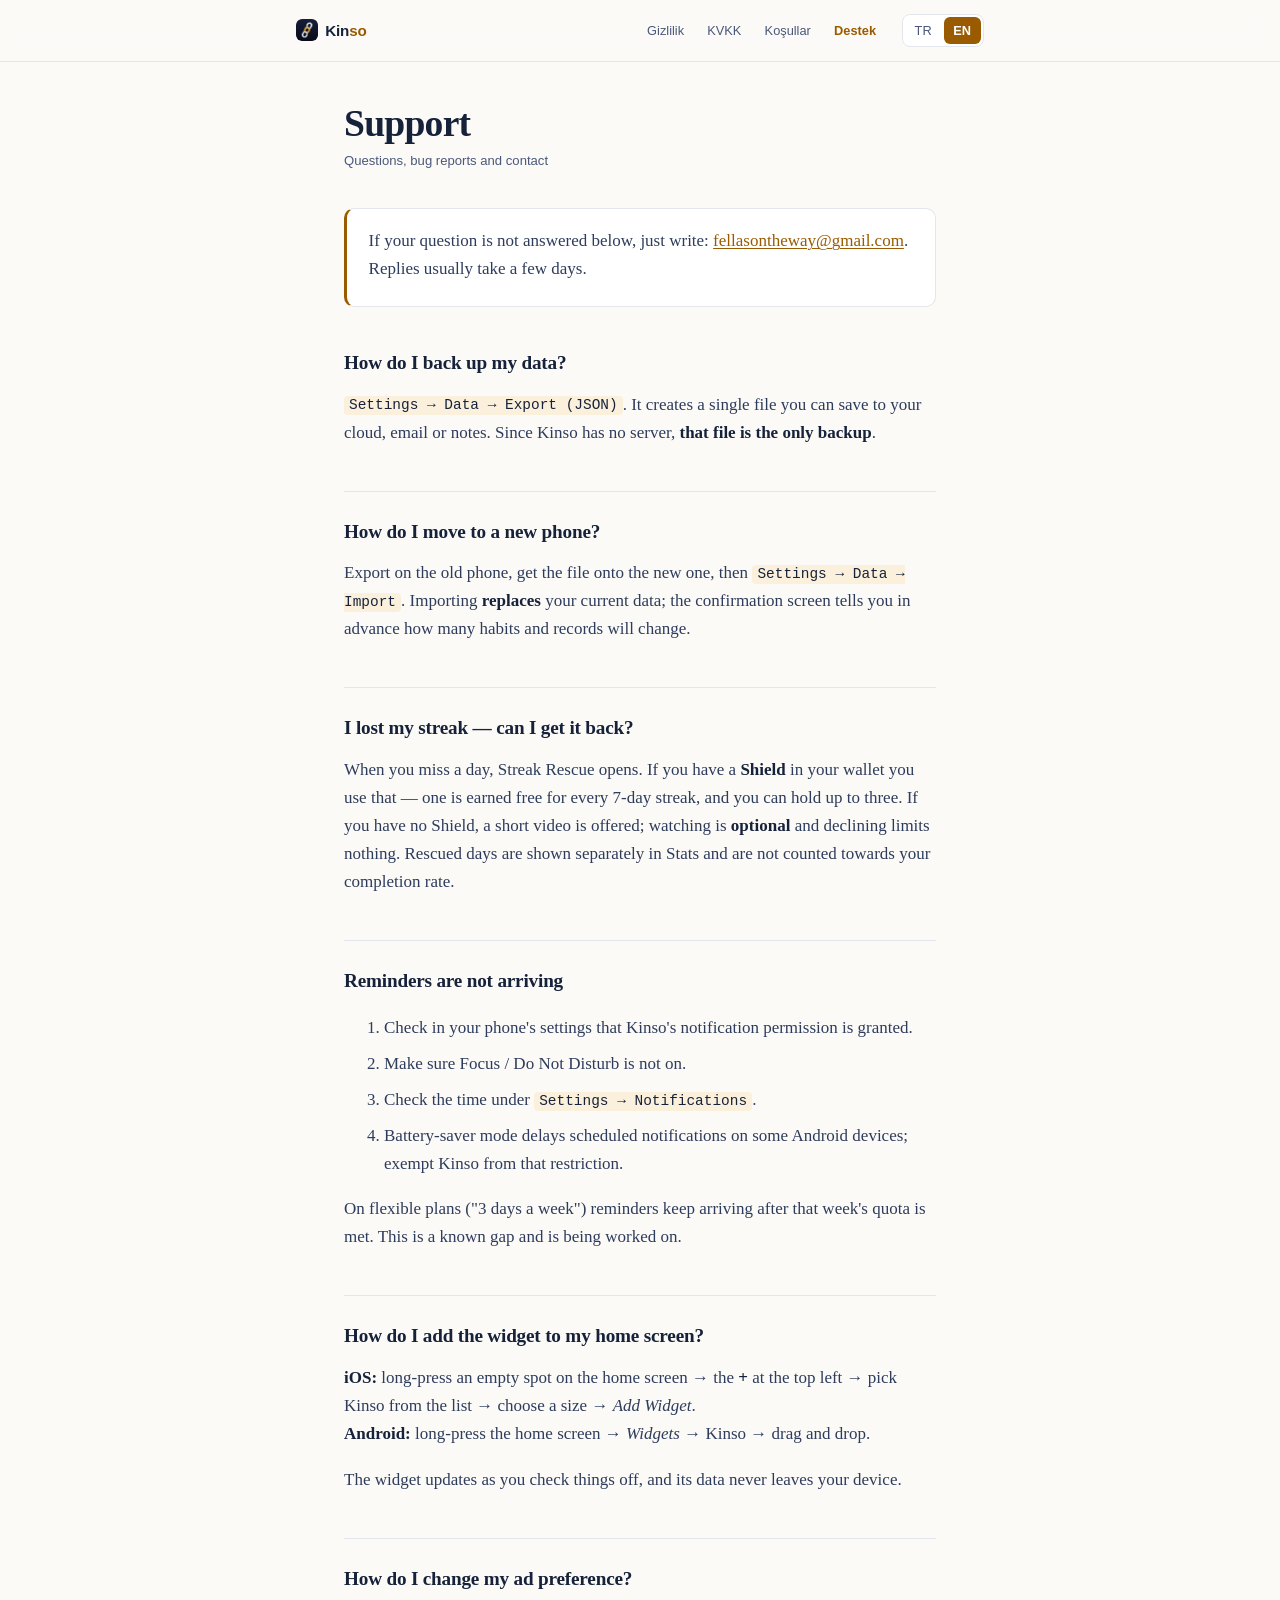
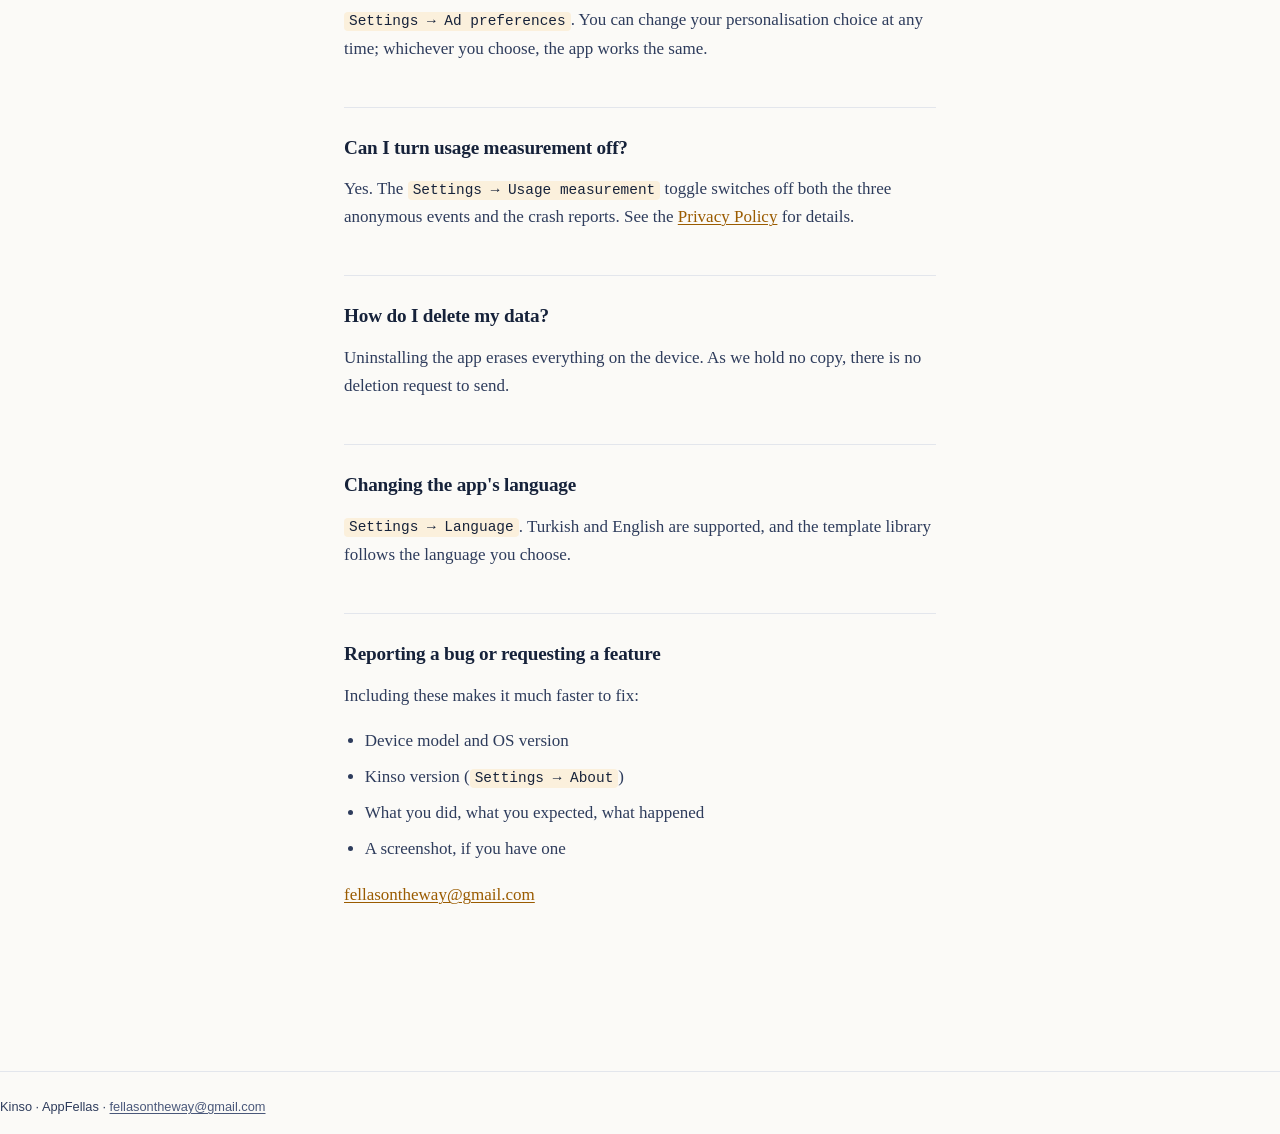
<file: support.html>
<!doctype html>
<html lang="tr">
<head>
<meta charset="utf-8">
<meta name="viewport" content="width=device-width, initial-scale=1">
<title>Kinso — Destek</title>
<meta name="description" content="Kinso destek sayfası: yedekleme, yeni telefona taşıma, zincir kurtarma, bildirimler, widget ve iletişim.">
<link rel="icon" href="icon.png">
<link rel="stylesheet" href="style.css">
</head>
<body data-title-tr="Kinso — Destek" data-title-en="Kinso — Support">

<header>
  <div class="bar">
    <a class="brand" href="index.html"><img src="icon.png" alt="">Kin<span>so</span></a>
    <nav class="chrome">
      <a href="privacy.html">Gizlilik</a>
      <a href="kvkk.html">KVKK</a>
      <a href="terms.html">Koşullar</a>
      <a href="support.html" aria-current="page">Destek</a>
    </nav>
    <div class="lang">
      <button type="button" data-set-lang="tr" aria-pressed="true">TR</button>
      <button type="button" data-set-lang="en" aria-pressed="false">EN</button>
    </div>
  </div>
</header>

<main>

<div data-lang="tr" class="active">
  <h1>Destek</h1>
  <p class="updated">Soru, hata bildirimi ve iletişim</p>

  <div class="ozet">
    <p>Sorunun aşağıda karşılığı yoksa doğrudan yaz:
    <a href="mailto:fellasontheway@gmail.com">fellasontheway@gmail.com</a>.
    Genellikle birkaç gün içinde dönülür.</p>
  </div>

  <h2>Verimi nasıl yedeklerim?</h2>
  <p><code>Ayarlar → Veri → Dışa aktar (JSON)</code>. Tek bir dosya oluşur;
  onu bulutuna, e-postana ya da notlarına kaydedebilirsin. Kinso'nun sunucusu
  olmadığı için <strong>tek yedek bu dosyadır</strong>.</p>

  <h2>Yeni telefona nasıl taşırım?</h2>
  <p>Eski telefonda dışa aktar, dosyayı yeni telefona ulaştır, sonra
  <code>Ayarlar → Veri → İçe aktar</code>. İçe aktarma mevcut verinin
  <strong>yerine geçer</strong>; onay ekranı kaç alışkanlığın ve kaydın
  değişeceğini önceden söyler.</p>

  <h2>Zincirimi kaybettim, geri gelir mi?</h2>
  <p>Bir gün kaçırdığında Zincir Kurtarma açılır. Cüzdanında
  <strong>Kalkan</strong> varsa onu kullanırsın — 7 günlük seri tamamladığında
  ücretsiz kazanılır, en fazla 3 tane tutulur. Kalkanın yoksa kısa bir video
  önerilir; izlemek <strong>isteğe bağlıdır</strong> ve "Vazgeç" demen
  uygulamanın hiçbir yerini kısıtlamaz. Kurtarılan günler istatistikte ayrı
  gösterilir ve tamamlama oranına eklenmez.</p>

  <h2>Hatırlatıcı gelmiyor</h2>
  <ol>
    <li>Telefon ayarlarından Kinso'nun bildirim izninin açık olduğunu
    doğrula.</li>
    <li>Odak/Rahatsız Etmeyin kipinin açık olmadığından emin ol.</li>
    <li><code>Ayarlar → Bildirimler</code>'de saatin doğru olduğunu kontrol
    et.</li>
    <li>Pil tasarrufu kipi bazı Android cihazlarda zamanlanmış bildirimleri
    erteler; Kinso'yu bu kısıtlamadan muaf tut.</li>
  </ol>
  <p>Esnek planlarda ("haftada 3 gün") hatırlatıcı, o haftanın kotası dolduktan
  sonra da gelmeye devam eder. Bu bilinen bir eksiktir ve üzerinde
  çalışılıyor.</p>

  <h2>Widget'ı ana ekrana nasıl eklerim?</h2>
  <p><strong>iOS:</strong> ana ekranda boş bir yere uzun bas → sol üstteki
  <strong>+</strong> → listeden Kinso → boyutu seç → <em>Widget Ekle</em>.<br>
  <strong>Android:</strong> ana ekranda uzun bas → <em>Widget'lar</em> →
  Kinso → sürükleyip bırak.</p>
  <p>Widget, sen işaretledikçe güncellenir; verisi cihazından çıkmaz.</p>

  <h2>Reklam tercihimi nasıl değiştiririm?</h2>
  <p><code>Ayarlar → Reklam tercihleri</code>. Kişiselleştirme seçimini
  istediğin zaman değiştirebilirsin; hangi seçimi yaparsan yap uygulama aynı
  şekilde çalışır.</p>

  <h2>Kullanım ölçümünü kapatabilir miyim?</h2>
  <p>Evet. <code>Ayarlar → Kullanım ölçümü</code> düğmesi kimliksiz üç olayı ve
  çökme raporlarını birlikte kapatır. Ayrıntı için
  <a href="privacy.html">Gizlilik Politikası</a>.</p>

  <h2>Verimi nasıl silerim?</h2>
  <p>Uygulamayı kaldırmak cihazdaki her şeyi siler. Bizde bir kopyası
  bulunmadığı için ayrıca silme talebi göndermene gerek yoktur.</p>

  <h2>Uygulamanın dilini değiştirmek</h2>
  <p><code>Ayarlar → Dil</code>. Türkçe ve İngilizce desteklenir; şablon
  kütüphanesi de seçtiğin dilde gelir.</p>

  <h2>Hata bildirmek ya da özellik istemek</h2>
  <p>Yazarken şunları eklersen çok daha hızlı çözülür:</p>
  <ul>
    <li>Cihaz modeli ve işletim sistemi sürümü</li>
    <li>Kinso sürümü (<code>Ayarlar → Hakkında</code>)</li>
    <li>Ne yaptığın, ne bekledin, ne oldu</li>
    <li>Varsa ekran görüntüsü</li>
  </ul>
  <p><a href="mailto:fellasontheway@gmail.com">fellasontheway@gmail.com</a></p>
</div>

<div data-lang="en">
  <h1>Support</h1>
  <p class="updated">Questions, bug reports and contact</p>

  <div class="ozet">
    <p>If your question is not answered below, just write:
    <a href="mailto:fellasontheway@gmail.com">fellasontheway@gmail.com</a>.
    Replies usually take a few days.</p>
  </div>

  <h2>How do I back up my data?</h2>
  <p><code>Settings → Data → Export (JSON)</code>. It creates a single file you
  can save to your cloud, email or notes. Since Kinso has no server,
  <strong>that file is the only backup</strong>.</p>

  <h2>How do I move to a new phone?</h2>
  <p>Export on the old phone, get the file onto the new one, then
  <code>Settings → Data → Import</code>. Importing <strong>replaces</strong>
  your current data; the confirmation screen tells you in advance how many
  habits and records will change.</p>

  <h2>I lost my streak — can I get it back?</h2>
  <p>When you miss a day, Streak Rescue opens. If you have a
  <strong>Shield</strong> in your wallet you use that — one is earned free for
  every 7-day streak, and you can hold up to three. If you have no Shield, a
  short video is offered; watching is <strong>optional</strong> and declining
  limits nothing. Rescued days are shown separately in Stats and are not
  counted towards your completion rate.</p>

  <h2>Reminders are not arriving</h2>
  <ol>
    <li>Check in your phone's settings that Kinso's notification permission is
    granted.</li>
    <li>Make sure Focus / Do Not Disturb is not on.</li>
    <li>Check the time under <code>Settings → Notifications</code>.</li>
    <li>Battery-saver mode delays scheduled notifications on some Android
    devices; exempt Kinso from that restriction.</li>
  </ol>
  <p>On flexible plans ("3 days a week") reminders keep arriving after that
  week's quota is met. This is a known gap and is being worked on.</p>

  <h2>How do I add the widget to my home screen?</h2>
  <p><strong>iOS:</strong> long-press an empty spot on the home screen → the
  <strong>+</strong> at the top left → pick Kinso from the list → choose a size
  → <em>Add Widget</em>.<br>
  <strong>Android:</strong> long-press the home screen → <em>Widgets</em> →
  Kinso → drag and drop.</p>
  <p>The widget updates as you check things off, and its data never leaves your
  device.</p>

  <h2>How do I change my ad preference?</h2>
  <p><code>Settings → Ad preferences</code>. You can change your
  personalisation choice at any time; whichever you choose, the app works the
  same.</p>

  <h2>Can I turn usage measurement off?</h2>
  <p>Yes. The <code>Settings → Usage measurement</code> toggle switches off both
  the three anonymous events and the crash reports. See the
  <a href="privacy.html">Privacy Policy</a> for details.</p>

  <h2>How do I delete my data?</h2>
  <p>Uninstalling the app erases everything on the device. As we hold no copy,
  there is no deletion request to send.</p>

  <h2>Changing the app's language</h2>
  <p><code>Settings → Language</code>. Turkish and English are supported, and
  the template library follows the language you choose.</p>

  <h2>Reporting a bug or requesting a feature</h2>
  <p>Including these makes it much faster to fix:</p>
  <ul>
    <li>Device model and OS version</li>
    <li>Kinso version (<code>Settings → About</code>)</li>
    <li>What you did, what you expected, what happened</li>
    <li>A screenshot, if you have one</li>
  </ul>
  <p><a href="mailto:fellasontheway@gmail.com">fellasontheway@gmail.com</a></p>
</div>

</main>

<footer>
  <p>Kinso · AppFellas · <a href="mailto:fellasontheway@gmail.com">fellasontheway@gmail.com</a></p>
</footer>

<script src="lang.js"></script>
</body>
</html>
</file>
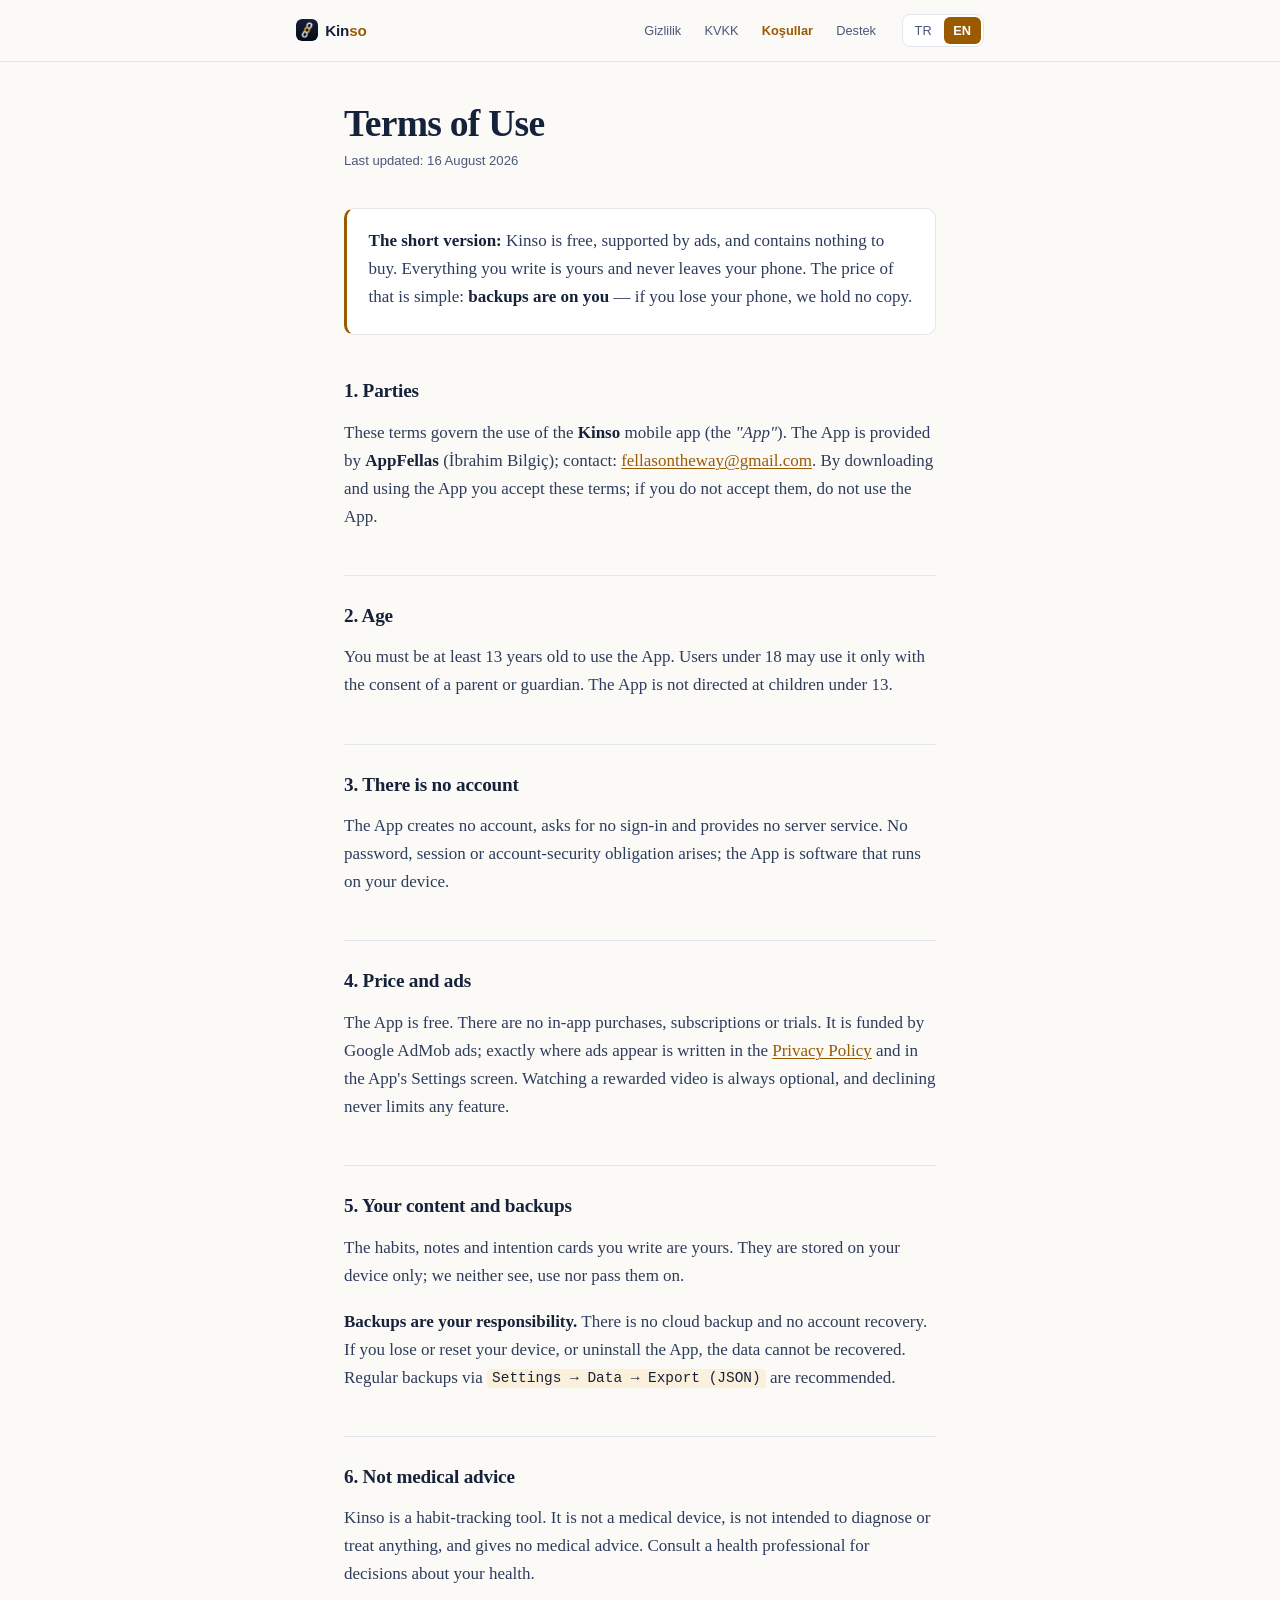
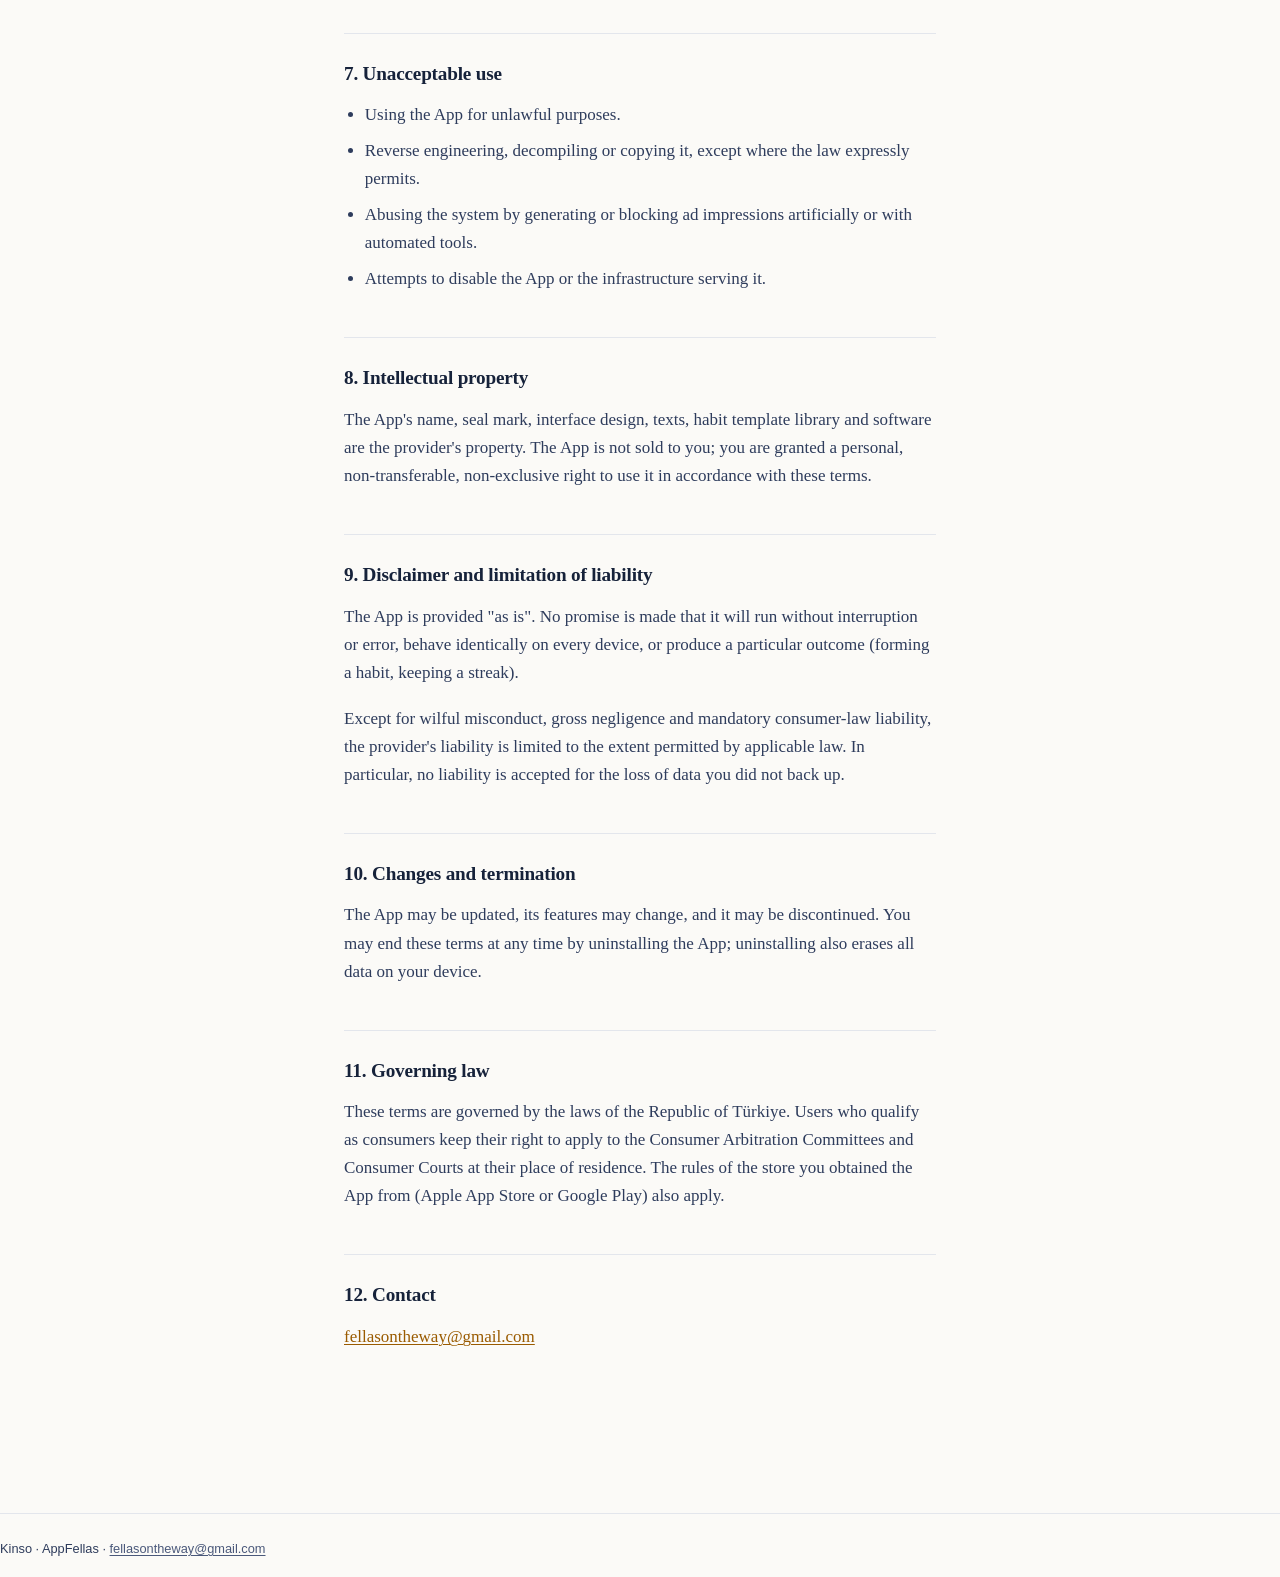
<file: terms.html>
<!doctype html>
<html lang="tr">
<head>
<meta charset="utf-8">
<meta name="viewport" content="width=device-width, initial-scale=1">
<title>Kinso — Kullanım Koşulları</title>
<meta name="description" content="Kinso kullanım koşulları: hizmetin kapsamı, veri sahipliği ve yedekleme sorumluluğu, kullanım hakları ve sorumluluk sınırları.">
<link rel="icon" href="icon.png">
<link rel="stylesheet" href="style.css">
</head>
<body data-title-tr="Kinso — Kullanım Koşulları" data-title-en="Kinso — Terms of Use">

<header>
  <div class="bar">
    <a class="brand" href="index.html"><img src="icon.png" alt="">Kin<span>so</span></a>
    <nav class="chrome">
      <a href="privacy.html">Gizlilik</a>
      <a href="kvkk.html">KVKK</a>
      <a href="terms.html" aria-current="page">Koşullar</a>
      <a href="support.html">Destek</a>
    </nav>
    <div class="lang">
      <button type="button" data-set-lang="tr" aria-pressed="true">TR</button>
      <button type="button" data-set-lang="en" aria-pressed="false">EN</button>
    </div>
  </div>
</header>

<main>

<div data-lang="tr" class="active">
  <h1>Kullanım Koşulları</h1>
  <p class="updated">Son güncelleme: 16 Ağustos 2026</p>

  <div class="ozet">
    <p><strong>Kısa hâli:</strong> Kinso ücretsizdir, reklamla ayakta durur ve
    satın alınacak hiçbir şey içermez. Yazdığın her şey senindir ve
    telefonundan çıkmaz. Bunun bedeli şudur: <strong>yedeğini almak sana
    aittir</strong> — telefonunu kaybedersen bizde bir kopya yoktur.</p>
  </div>

  <h2>1. Taraflar</h2>
  <p>Bu koşullar, <strong>Kinso</strong> mobil uygulamasının
  (<em>"Uygulama"</em>) kullanımını düzenler. Uygulamayı
  <strong>AppFellas</strong> (İbrahim Bilgiç) sunar; iletişim:
  <a href="mailto:fellasontheway@gmail.com">fellasontheway@gmail.com</a>.
  Uygulamayı indirerek ve kullanarak bu koşulları kabul etmiş sayılırsınız;
  kabul etmiyorsanız Uygulamayı kullanmayınız.</p>

  <h2>2. Yaş</h2>
  <p>Uygulamayı kullanabilmek için en az 13 yaşında olmanız gerekir. 18 yaş
  altındaki kullanıcılar Uygulamayı yalnızca veli veya vasi onayıyla
  kullanabilir. Uygulama 13 yaş altına yönelik değildir.</p>

  <h2>3. Hesap yoktur</h2>
  <p>Uygulama hesap açmaz, giriş istemez ve bir sunucu hizmeti sunmaz. Şifre,
  oturum ya da hesap güvenliği yükümlülüğü doğmaz; Uygulama cihazınızda
  çalışan bir yazılımdır.</p>

  <h2>4. Ücret ve reklamlar</h2>
  <p>Uygulama ücretsizdir. Uygulama içi satın alma, abonelik ya da deneme
  süresi yoktur. Uygulama Google AdMob reklamlarıyla finanse edilir;
  reklamların nerede gösterildiği <a href="privacy.html">Gizlilik
  Politikası</a>'nda ve Uygulamanın Ayarlar ekranında ayrıntısıyla yazılıdır.
  Ödüllü video izlemek her zaman isteğe bağlıdır ve reddetmeniz Uygulamanın
  hiçbir özelliğini kısıtlamaz.</p>

  <h2>5. İçeriğiniz ve yedekleme</h2>
  <p>Yazdığınız alışkanlıklar, notlar ve niyet kartları size aittir. Bu
  içerikler yalnızca cihazınızda saklanır; tarafımızca görülmez, kullanılmaz
  ya da başkasına aktarılmaz.</p>
  <p><strong>Yedekleme sorumluluğu size aittir.</strong> Bulut yedeği ya da
  hesap kurtarma yoktur. Cihazınızı kaybetmeniz, sıfırlamanız veya Uygulamayı
  kaldırmanız hâlinde veriler geri getirilemez.
  <code>Ayarlar → Veri → Dışa aktar (JSON)</code> ile düzenli yedek almanız
  önerilir.</p>

  <h2>6. Sağlık tavsiyesi değildir</h2>
  <p>Kinso bir alışkanlık takip aracıdır; tıbbi cihaz değildir, teşhis ya da
  tedavi amacı taşımaz ve tıbbi tavsiye vermez. Sağlığınızı ilgilendiren
  kararlar için bir sağlık profesyoneline danışınız.</p>

  <h2>7. Kabul edilmeyen kullanım</h2>
  <ul>
    <li>Uygulamayı hukuka aykırı amaçlarla kullanmak.</li>
    <li>Mevzuatın açıkça izin verdiği hâller dışında tersine mühendislik,
    kaynak koda dönüştürme veya kopyalama.</li>
    <li>Reklam gösterimlerini otomatik araçlarla veya yapay biçimde
    üretmek/engellemek suretiyle sistemi kötüye kullanmak.</li>
    <li>Uygulamayı ya da onu sunan altyapıları işlevsiz bırakmaya yönelik
    girişimler.</li>
  </ul>

  <h2>8. Fikri mülkiyet</h2>
  <p>Uygulamanın adı, damga işareti, arayüz tasarımı, metinleri, alışkanlık
  şablon kütüphanesi ve yazılımı üzerindeki haklar sağlayıcıya aittir.
  Uygulama size satılmaz; bu koşullara uygun, kişisel, devredilemez ve
  münhasır olmayan bir kullanım hakkı tanınır.</p>

  <h2>9. Garanti reddi ve sorumluluk sınırı</h2>
  <p>Uygulama "olduğu gibi" sunulur. Kesintisiz ya da hatasız çalışacağı, her
  cihazda aynı biçimde davranacağı veya belirli bir sonuca (alışkanlık
  edinme, seri koruma) ulaştıracağı taahhüt edilmez.</p>
  <p>Kast ve ağır ihmal hâlleri ile tüketici mevzuatından doğan zorunlu
  sorumluluklar saklı kalmak üzere, sağlayıcının sorumluluğu yürürlükteki
  hukukun izin verdiği ölçüde sınırlıdır. Özellikle, yedeğini almadığınız
  verilerin kaybından sorumluluk kabul edilmez.</p>

  <h2>10. Değişiklikler ve son verme</h2>
  <p>Uygulama güncellenebilir, özellikleri değişebilir veya sunumu
  durdurulabilir. Uygulamayı kaldırarak bu koşulları dilediğiniz zaman sona
  erdirebilirsiniz; kaldırma işlemi cihazınızdaki tüm verileri de siler.</p>

  <h2>11. Uygulanacak hukuk</h2>
  <p>Bu koşullara Türkiye Cumhuriyeti hukuku uygulanır. Tüketici sıfatını
  taşıyan kullanıcılar, yerleşim yerlerindeki Tüketici Hakem Heyetleri ve
  Tüketici Mahkemeleri'ne başvurma hakkını korur. Ayrıca uygulamayı
  edindiğiniz mağazanın (Apple App Store veya Google Play) kendi kuralları da
  geçerlidir.</p>

  <h2>12. İletişim</h2>
  <p><a href="mailto:fellasontheway@gmail.com">fellasontheway@gmail.com</a></p>
</div>

<div data-lang="en">
  <h1>Terms of Use</h1>
  <p class="updated">Last updated: 16 August 2026</p>

  <div class="ozet">
    <p><strong>The short version:</strong> Kinso is free, supported by ads, and
    contains nothing to buy. Everything you write is yours and never leaves your
    phone. The price of that is simple: <strong>backups are on you</strong> — if
    you lose your phone, we hold no copy.</p>
  </div>

  <h2>1. Parties</h2>
  <p>These terms govern the use of the <strong>Kinso</strong> mobile app (the
  <em>"App"</em>). The App is provided by
  <strong>AppFellas</strong> (İbrahim Bilgiç); contact:
  <a href="mailto:fellasontheway@gmail.com">fellasontheway@gmail.com</a>. By
  downloading and using the App you accept these terms; if you do not accept
  them, do not use the App.</p>

  <h2>2. Age</h2>
  <p>You must be at least 13 years old to use the App. Users under 18 may use it
  only with the consent of a parent or guardian. The App is not directed at
  children under 13.</p>

  <h2>3. There is no account</h2>
  <p>The App creates no account, asks for no sign-in and provides no server
  service. No password, session or account-security obligation arises; the App
  is software that runs on your device.</p>

  <h2>4. Price and ads</h2>
  <p>The App is free. There are no in-app purchases, subscriptions or trials.
  It is funded by Google AdMob ads; exactly where ads appear is written in the
  <a href="privacy.html">Privacy Policy</a> and in the App's Settings screen.
  Watching a rewarded video is always optional, and declining never limits any
  feature.</p>

  <h2>5. Your content and backups</h2>
  <p>The habits, notes and intention cards you write are yours. They are stored
  on your device only; we neither see, use nor pass them on.</p>
  <p><strong>Backups are your responsibility.</strong> There is no cloud backup
  and no account recovery. If you lose or reset your device, or uninstall the
  App, the data cannot be recovered. Regular backups via
  <code>Settings → Data → Export (JSON)</code> are recommended.</p>

  <h2>6. Not medical advice</h2>
  <p>Kinso is a habit-tracking tool. It is not a medical device, is not intended
  to diagnose or treat anything, and gives no medical advice. Consult a health
  professional for decisions about your health.</p>

  <h2>7. Unacceptable use</h2>
  <ul>
    <li>Using the App for unlawful purposes.</li>
    <li>Reverse engineering, decompiling or copying it, except where the law
    expressly permits.</li>
    <li>Abusing the system by generating or blocking ad impressions
    artificially or with automated tools.</li>
    <li>Attempts to disable the App or the infrastructure serving it.</li>
  </ul>

  <h2>8. Intellectual property</h2>
  <p>The App's name, seal mark, interface design, texts, habit template library
  and software are the provider's property. The App is not sold to you; you are
  granted a personal, non-transferable, non-exclusive right to use it in
  accordance with these terms.</p>

  <h2>9. Disclaimer and limitation of liability</h2>
  <p>The App is provided "as is". No promise is made that it will run without
  interruption or error, behave identically on every device, or produce a
  particular outcome (forming a habit, keeping a streak).</p>
  <p>Except for wilful misconduct, gross negligence and mandatory consumer-law
  liability, the provider's liability is limited to the extent permitted by
  applicable law. In particular, no liability is accepted for the loss of data
  you did not back up.</p>

  <h2>10. Changes and termination</h2>
  <p>The App may be updated, its features may change, and it may be
  discontinued. You may end these terms at any time by uninstalling the App;
  uninstalling also erases all data on your device.</p>

  <h2>11. Governing law</h2>
  <p>These terms are governed by the laws of the Republic of Türkiye. Users who
  qualify as consumers keep their right to apply to the Consumer Arbitration
  Committees and Consumer Courts at their place of residence. The rules of the
  store you obtained the App from (Apple App Store or Google Play) also
  apply.</p>

  <h2>12. Contact</h2>
  <p><a href="mailto:fellasontheway@gmail.com">fellasontheway@gmail.com</a></p>
</div>

</main>

<footer>
  <p>Kinso · AppFellas · <a href="mailto:fellasontheway@gmail.com">fellasontheway@gmail.com</a></p>
</footer>

<script src="lang.js"></script>
</body>
</html>
</file>
<file: style.css>
/* Kinso yasal sayfaları — tek stil dosyası, dış bağımlılık yok.
   Palet `src/ui/tema.ts` ile akraba: mürekkep #0A0F1E, gece #121A30,
   altın #F5B93F.

   ★ Altın beyaz zeminde 1,77:1 verir — okunmaz. Açık temada altının yerini
   aynı aileden koyu kehribar (#9A5B00, 5,2:1) alır; koyu temada gerçek altın
   döner (#F5B93F, 10,81:1). Uygulamadaki "altın yalnız onarım" kuralı burada
   geçerli değil: bu sayfalarda altın yalnız bağlantı ve vurgu rengidir. */

:root {
  --bg:        #FBFAF7;
  --surface:   #FFFFFF;
  --ink:       #16223A;
  --ink-soft:  #2E3C5C;
  --ink-mute:  #4A587A;
  --rule:      #E3E6EC;
  --accent:    #9A5B00;
  --accent-bg: #FBF0DC;
  --warn-bg:   #FFF4E5;
  --warn-ink:  #7A4B00;
  --warn-rule: #F0C98A;
}

@media (prefers-color-scheme: dark) {
  :root {
    --bg:        #0A0F1E;
    --surface:   #121A30;
    --ink:       #EDF1FA;
    --ink-soft:  #C7D0E6;
    --ink-mute:  #8E9BBD;
    --rule:      #243052;
    --accent:    #F5B93F;
    --accent-bg: #1B2440;
    --warn-bg:   #241C10;
    --warn-ink:  #F0C98A;
    --warn-rule: #4E3D1C;
  }
}

/* Okuyucunun tema düğmesi medya sorgusunu her iki yönde de ezmeli. */
:root[data-theme="light"] {
  --bg: #FBFAF7; --surface: #FFFFFF; --ink: #16223A; --ink-soft: #2E3C5C;
  --ink-mute: #4A587A; --rule: #E3E6EC; --accent: #9A5B00; --accent-bg: #FBF0DC;
  --warn-bg: #FFF4E5; --warn-ink: #7A4B00; --warn-rule: #F0C98A;
}
:root[data-theme="dark"] {
  --bg: #0A0F1E; --surface: #121A30; --ink: #EDF1FA; --ink-soft: #C7D0E6;
  --ink-mute: #8E9BBD; --rule: #243052; --accent: #F5B93F; --accent-bg: #1B2440;
  --warn-bg: #241C10; --warn-ink: #F0C98A; --warn-rule: #4E3D1C;
}

* { box-sizing: border-box; }

body {
  margin: 0;
  background: var(--bg);
  color: var(--ink);
  /* Uzun hukuki metin için serif; arayüz parçaları sans. */
  font: 400 17px/1.65 Georgia, 'Times New Roman', serif;
  -webkit-text-size-adjust: 100%;
}

.chrome {
  font-family: -apple-system, BlinkMacSystemFont, 'Segoe UI', Roboto, sans-serif;
}

/* ---------- Üst şerit ---------- */

header {
  position: sticky;
  top: 0;
  z-index: 10;
  background: color-mix(in srgb, var(--bg) 88%, transparent);
  backdrop-filter: blur(12px);
  border-bottom: 1px solid var(--rule);
}

.bar {
  max-width: 46rem;
  margin: 0 auto;
  padding: 0.85rem 1.5rem;
  display: flex;
  align-items: center;
  gap: 1rem;
  flex-wrap: wrap;
}

.brand {
  font-family: -apple-system, BlinkMacSystemFont, 'Segoe UI', Roboto, sans-serif;
  font-weight: 650;
  font-size: 0.95rem;
  letter-spacing: -0.01em;
  color: var(--ink);
  text-decoration: none;
  display: inline-flex;
  align-items: center;
}
/* ★ `gap` KULLANILMAZ: "Kin" ile <span>so</span> ayrı birer anonim flex öğesi
   olur ve marka adı "Kin so" diye ikiye ayrılır. Boşluk yalnız ikonun sağında. */
.brand img {
  width: 22px; height: 22px; border-radius: 6px; display: block;
  margin-right: 0.45rem;
}
.brand span { color: var(--accent); }

nav {
  display: flex;
  gap: 0.25rem;
  margin-left: auto;
  flex-wrap: wrap;
}

nav a, .lang button {
  font-family: -apple-system, BlinkMacSystemFont, 'Segoe UI', Roboto, sans-serif;
  font-size: 0.8rem;
  color: var(--ink-mute);
  text-decoration: none;
  padding: 0.35rem 0.6rem;
  border-radius: 6px;
  border: 0;
  background: transparent;
  cursor: pointer;
  line-height: 1.2;
}
nav a:hover, .lang button:hover { color: var(--ink); background: var(--accent-bg); }
nav a[aria-current="page"] { color: var(--accent); font-weight: 600; }

.lang {
  display: flex;
  gap: 0.15rem;
  padding: 0.15rem;
  background: var(--surface);
  border: 1px solid var(--rule);
  border-radius: 8px;
}
.lang button[aria-pressed="true"] {
  background: var(--accent);
  color: var(--surface);
  font-weight: 600;
}

/* ---------- Gövde ---------- */

main {
  max-width: 40rem;
  margin: 0 auto;
  padding: 2.5rem 1.5rem 5rem;
}

h1 {
  font-size: clamp(1.75rem, 5vw, 2.35rem);
  line-height: 1.15;
  letter-spacing: -0.02em;
  margin: 0 0 0.35rem;
  text-wrap: balance;
}

.updated {
  font-family: -apple-system, BlinkMacSystemFont, 'Segoe UI', Roboto, sans-serif;
  font-size: 0.82rem;
  color: var(--ink-mute);
  margin: 0 0 2.25rem;
}

h2 {
  font-size: 1.2rem;
  letter-spacing: -0.01em;
  margin: 2.75rem 0 0.75rem;
  padding-top: 1.5rem;
  border-top: 1px solid var(--rule);
  text-wrap: balance;
}
h2:first-of-type { border-top: 0; padding-top: 0; margin-top: 2rem; }

h3 {
  font-family: -apple-system, BlinkMacSystemFont, 'Segoe UI', Roboto, sans-serif;
  font-size: 0.95rem;
  margin: 1.75rem 0 0.5rem;
  color: var(--ink);
}

p, li { color: var(--ink-soft); }
p { margin: 0 0 1.1rem; }
strong { color: var(--ink); font-weight: 700; }

ul { margin: 0 0 1.1rem; padding-left: 1.3rem; }
li { margin-bottom: 0.5rem; }

a { color: var(--accent); text-decoration-thickness: 1px; text-underline-offset: 2px; }

/* Uzun URL'ler dar ekranda taşmasın. */
a[href^="http"] { overflow-wrap: anywhere; }

/* Ayarlar yolu, olay adı gibi birebir alıntılar. */
code {
  font-family: ui-monospace, SFMono-Regular, Menlo, monospace;
  font-size: 0.85em;
  background: var(--accent-bg);
  color: var(--ink);
  border-radius: 4px;
  padding: 0.1em 0.35em;
}

/* ---------- Doldurulacak alanlar ---------- */

mark.todo {
  background: var(--warn-bg);
  color: var(--warn-ink);
  border: 1px dashed var(--warn-rule);
  border-radius: 4px;
  padding: 0.05em 0.35em;
  font-family: ui-monospace, SFMono-Regular, Menlo, monospace;
  font-size: 0.85em;
  font-style: normal;
}

.notice {
  background: var(--warn-bg);
  border: 1px solid var(--warn-rule);
  border-radius: 10px;
  padding: 1rem 1.15rem;
  margin: 0 0 2.5rem;
  font-family: -apple-system, BlinkMacSystemFont, 'Segoe UI', Roboto, sans-serif;
  font-size: 0.87rem;
  line-height: 1.55;
  color: var(--warn-ink);
}
.notice p { color: inherit; margin: 0; }
.notice strong { color: inherit; }

/* ---------- Özet kutusu (uzun metnin başındaki kısa cevap) ---------- */

.ozet {
  background: var(--surface);
  border: 1px solid var(--rule);
  border-left: 3px solid var(--accent);
  border-radius: 10px;
  padding: 1.15rem 1.35rem 0.3rem;
  margin: 0 0 2.5rem;
}
.ozet p:last-child { margin-bottom: 1.1rem; }

/* ---------- Dil değişimi ---------- */

[data-lang] { display: none; }
[data-lang].active { display: block; }

/* ---------- Ayak ---------- */

footer {
  border-top: 1px solid var(--rule);
  margin-top: 4rem;
  padding-top: 1.5rem;
  font-family: -apple-system, BlinkMacSystemFont, 'Segoe UI', Roboto, sans-serif;
  font-size: 0.8rem;
  color: var(--ink-mute);
}
footer a { color: var(--ink-mute); }

:focus-visible {
  outline: 2px solid var(--accent);
  outline-offset: 2px;
  border-radius: 4px;
}

/* ---------- Kart listesi (giriş sayfası) ---------- */

.cards { display: grid; gap: 0.85rem; margin: 2rem 0 0; padding: 0; list-style: none; }
.cards li { margin: 0; }
.cards a {
  display: block;
  background: var(--surface);
  border: 1px solid var(--rule);
  border-radius: 12px;
  padding: 1.1rem 1.25rem;
  text-decoration: none;
  color: inherit;
}
.cards a:hover { border-color: var(--accent); }
.cards h3 {
  font-family: -apple-system, BlinkMacSystemFont, 'Segoe UI', Roboto, sans-serif;
  margin: 0 0 0.2rem;
  font-size: 1rem;
  color: var(--ink);
}
.cards p { margin: 0; font-size: 0.9rem; color: var(--ink-mute); }
</file>
